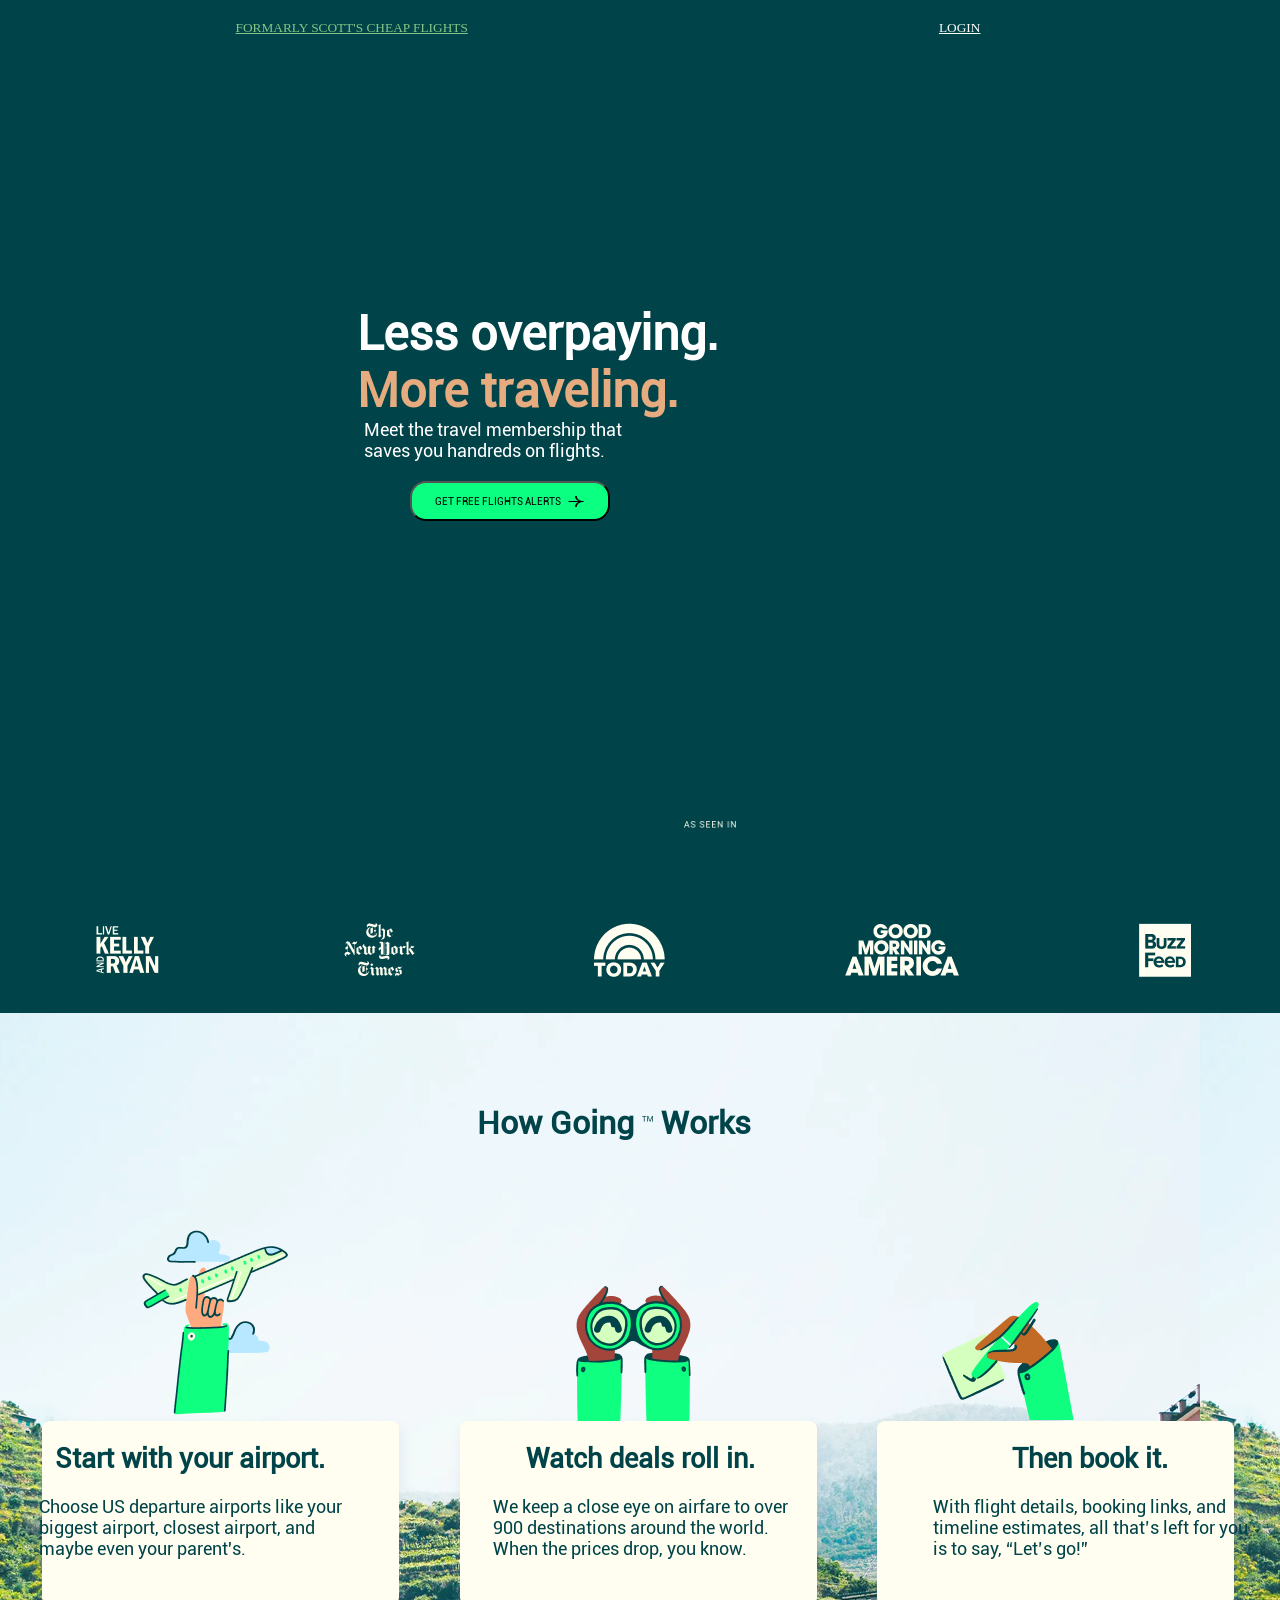
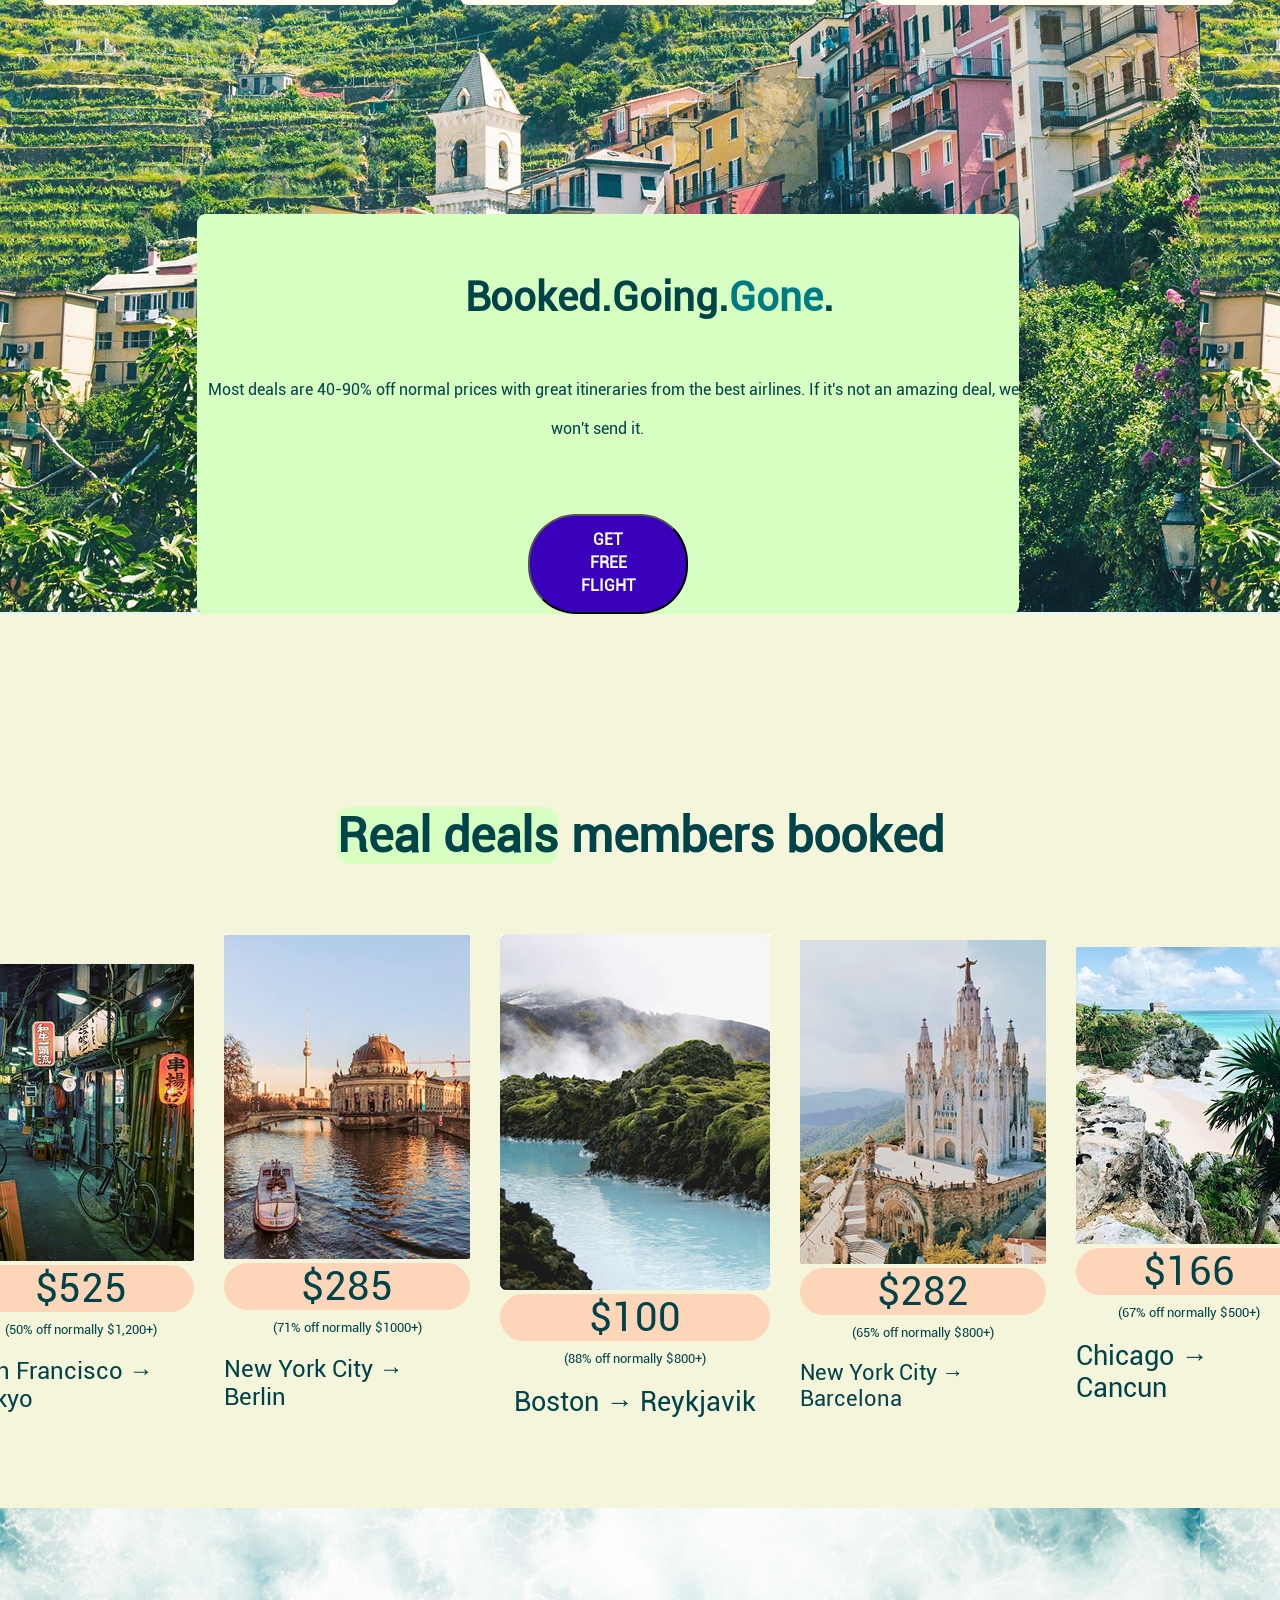
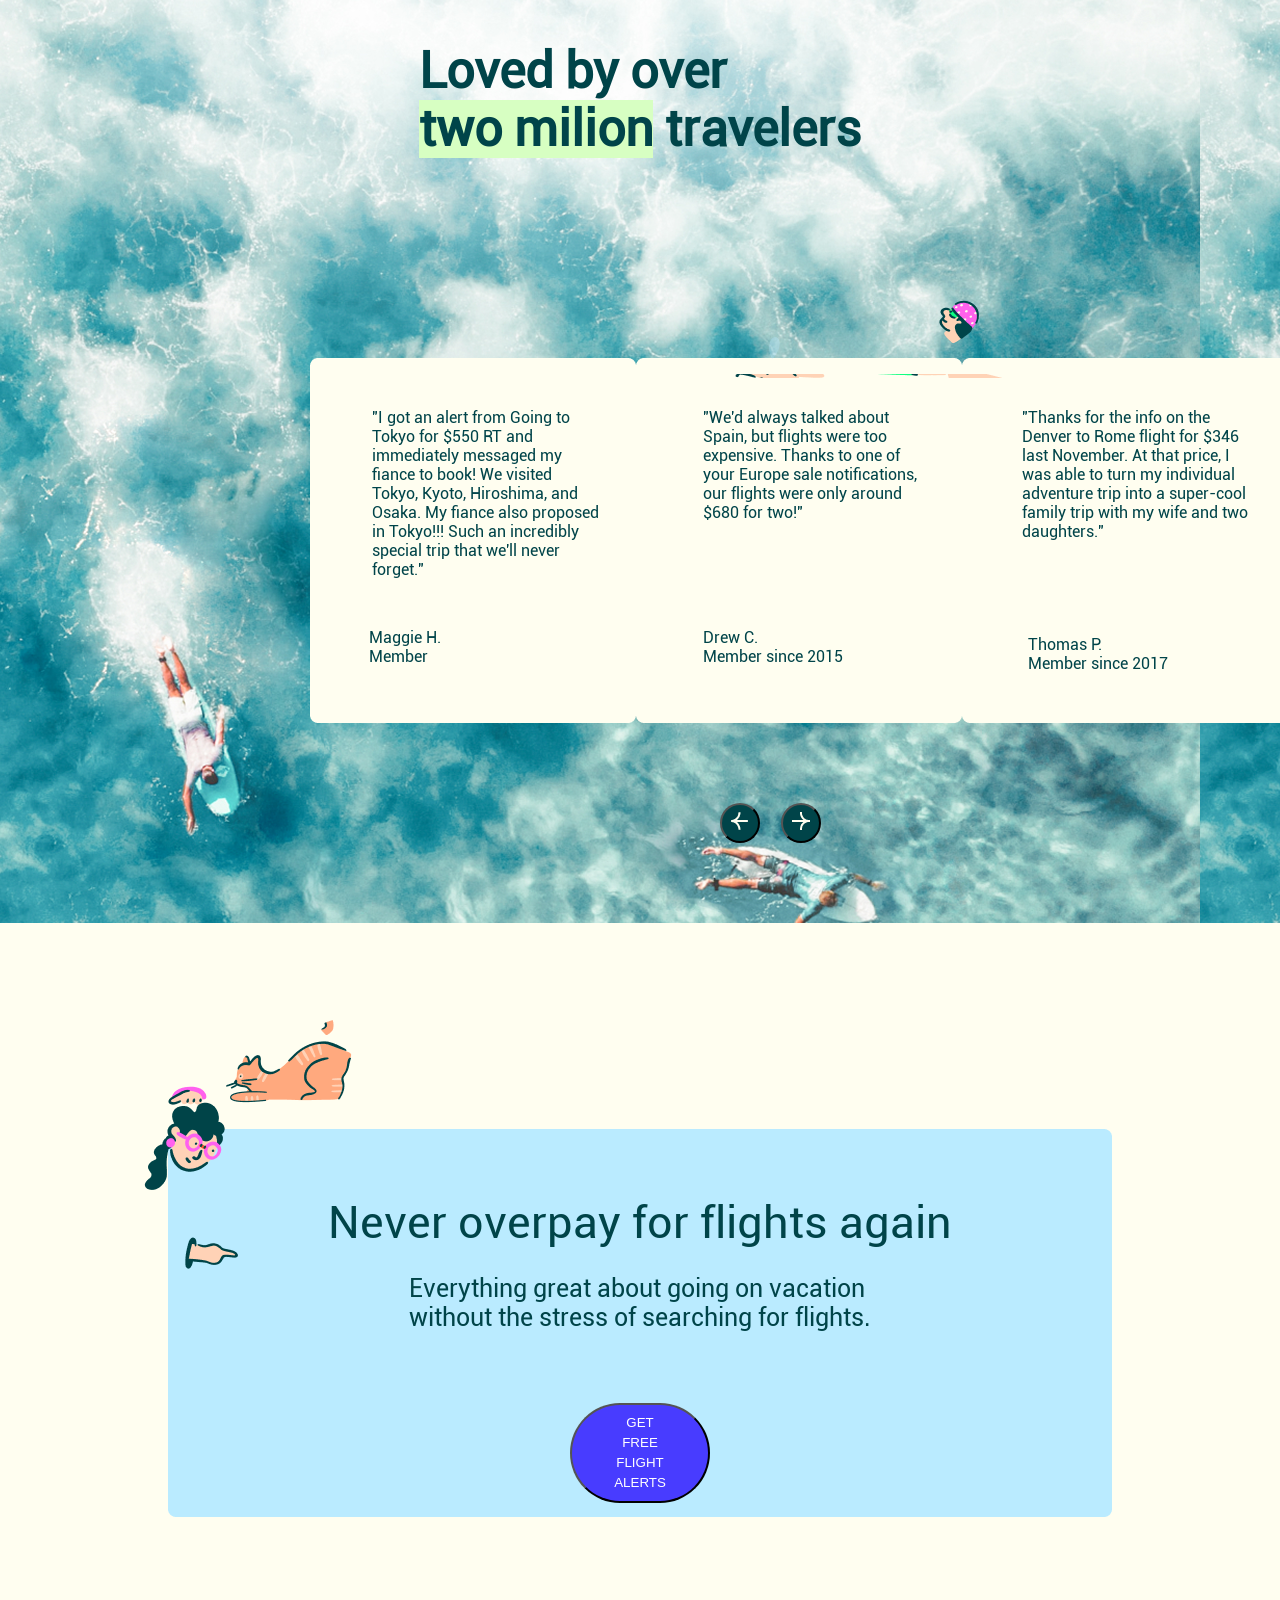
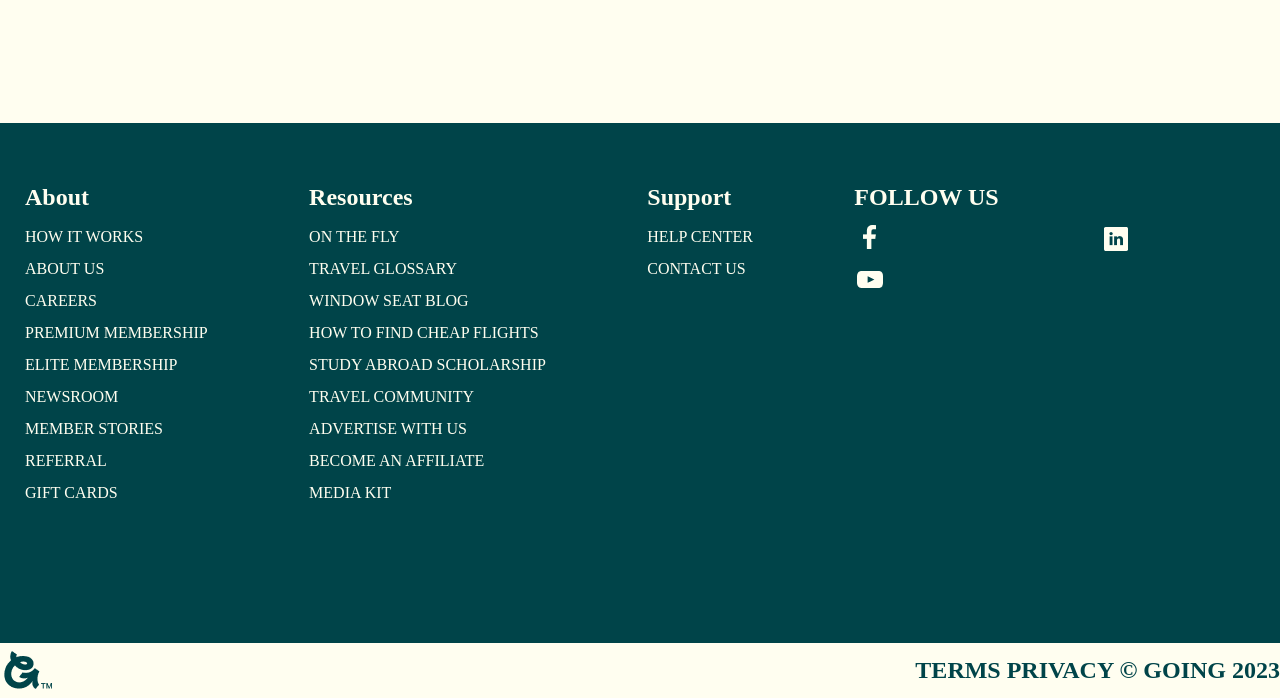
<file: sitic-for-bebebe-main/index.html>
<!DOCTYPE html>
<html lang="en">
    <link rel="stylesheet" href="style.css">
<head>
    <meta charset="UTF-8">
    <meta name="viewport" content="width=device-width, initial-scale=1.0">
    <title>sitic</title>
</head>
<body>
    <header>
        <nav>
            <ul>
                <il><a class="text1" href="">FORMARLY SCOTT'S CHEAP FLIGHTS</a></il>
                <il><a class="text2" href="">LOGIN</a></il>
            </ul>
        </nav>
        <div class="text_1">
            <h1>
                Less overpaying.
            </h1>
        </div>
        <div class="text_2">
            <h1>
                More traveling.
            </h1>
        </div>
        <p class="text_3">
            Meet the travel membership that<br>
            saves you handreds on flights.
        </p>
        <button class="text_4">
                GET FREE FLIGHTS ALERTS <img class="chern" src="foto/chern strelka.png" alt="">
        </button>
        <div class="ass">
            <img class="ass" src="foto/ass.png" alt="">
        </div>
        <div class="foto">
            <img src="foto/gosling.png" alt=""> 
            <img src="foto/grow street.png" alt="">
            <img src="foto/Today.png" alt="">
            <img src="foto/usa.png" alt="">
            <img src="foto/buzzlighter.png" alt="">
        </div>
    </header>
    <main>
        <section1 class="gora">
            <div class="gora_back">
                <div class="pashalka">
                    <h1>How Going <img class="tm" src="foto/tm.png" alt=""> Works</h1>
                </div>
                <div class="verh">
                    <img class="bashny" src="foto/11.09.png" alt="">
                    <img class="glaz" src="foto/glaza.png" alt="">
                    <img class="kist" src="foto/kist.png" alt="">
                </div>
                <div class="all">
                    <p1><h2>Start with your airport.</h2><br>
                        Choose US departure airports like your<br>
                        biggest airport, closest airport, and<br>
                        maybe even your parent's.
                    </p1>
                    <h7><h2>Watch deals roll in.</h2><br>
                        We keep a close eye on airfare to over<br>
                        900 destinations around the world.<br>
                        When the prices drop, you know.
                    </h7>
                    <h8><h2>Then book it.</h2><br>
                        With flight details, booking links, and<br>
                        timeline estimates, all that’s left for you<br>
                        is to say, “Let’s go!”
                    </h8>
                    <img src="foto/бель.png" alt="">
                    <img src="foto/бель.png" alt="">
                    <img src="foto/бель.png" alt="">
                </div>
                <div class="book">
                    <h1>Booked.Going.<p3>Gone</p3>.</h1>
                    <p>Most deals are 40-90% off normal prices with great itineraries from the best airlines. If it's not an amazing deal, we<br>
                        <p9>won't send it.</p9>
                    </p>
                    <button class="fiol"><h3>GET<br>
                        FREE<br>
                        FLIGHT</h3>
                    </button>
                    <img src="foto/зелень.png" alt="">
                </div>
            </div>
        </section1>
       <section class="travel">
            <div class="text">
                <h1>Real deals</h1>
                <h2>members booked</h2>
            </div>
            <div class="Kartochki">
                <div class="Kard1">
                    <img src="foto/bicucle.png">
                    <p class="price">$525</p>
                    <p class="info">(50% off normally $1,200+)</p>
                    <p class="route">San Francisco → Tokyo</p>
                </div>
                <div class="Kard2">
                   <img src="foto/kaliningrad.png">
                   <p class="price">$285</p>
                   <p class="info">(71% off normally $1000+)</p>
                   <p class="route">New York City → Berlin</p>
                </div>
                <div class="Kard3">
                    <img src="foto/rechka.png">
                    <p class="price">$100</p>
                    <p class="info">(88% off normally $800+)</p>
                    <p class="route">Boston → Reykjavik</p>
                </div>
                <div class="Kard4">
                    <img src="foto/Замок.png">
                    <p class="price">$282</p>
                    <p class="info">(65% off normally $800+)</p>
                    <p class="route">New York City → Barcelona</p>
                </div>
                <div class="Kard5">
                    <img src="foto/beach.png">
                    <p class="price">$166</p>
                    <p class="info">(67% off normally $500+)</p>
                    <p class="route">Chicago → Cancun</p>
                </div>
            </div>
        </section>
        <section3 class="gore">
            <div class="gore_container">
                <div class="top">
                    <h1>Loved by over<br>
                        <a1>two milion</a1> travelers
                    </h1>
                </div>
                <div class="golova">
                    <img src="foto/golovka.png" alt="">
                </div>
                <div class="potok">
                    <div class="tutu">
                        <p1>"I got an alert from Going to<br>
                            Tokyo for $550 RT and<br>
                            immediately messaged my<br>
                            fiance to book! We visited<br>
                            Tokyo, Kyoto, Hiroshima, and<br>
                            Osaka. My fiance also proposed<br>
                            in Tokyo!!! Such an incredibly<br>
                            special trip that we'll never<br>
                            forget."<br>
                            <a1>Maggie H.<br>
                                Member
                            </a1>
                        </p1>
                        <p2>"We'd always talked about<br>
                            Spain, but flights were too<br>
                            expensive. Thanks to one of<br>
                            your Europe sale notifications,<br>
                            our flights were only around<br>
                            $680 for two!"<br>
                            <a2>Drew C.<br>
                                Member since 2015
                            </a2>
                        </p2>
                        <p3>"Thanks for the info on the<br>
                            Denver to Rome flight for $346<br>
                            last November. At that price, I<br>
                            was able to turn my individual<br>
                            adventure trip into a super-cool<br>
                            family trip with my wife and two<br>
                            daughters."<br>
                            <a3>Thomas P.<br>
                                Member since 2017
                            </a3>
                        </p3>
                    </div>
                    <img src="foto/бель квадрат.png" alt="">
                    <img src="foto/бель квадрат.png" alt="">
                    <img src="foto/бель квадрат.png" alt=""> 
                </div>
                <div class="knopka">
                    <button class="knopka1">
                        <img src="foto/metla.png" alt="">
                    </button>
                    <button class="knopka2">
                        <img src="foto/metla2.png" alt="">
                    </button>
                </div>
            </div>
        </section3>
        <section4 class="cat">
            <div class="cat_con">
                <div class="never">
                    <p1>Never overpay for flights again</p1>
                    <p2>Everything great about going on vacation<br>
                        without the stress of searching for flights.</p2>
                        <button>GET<br>
                            FREE<br>
                            FLIGHT<br>
                            ALERTS
                        </button>
                </div>
                <div class="kisa">
                    <img class="kiska" src="foto/kisa.png" alt="">
                    <img class="gargar" src="foto/бирюзовый .png" alt="">
                </div>
            </div>
        </section4>
    </main>
    <footer>
        <div class="shopa">
            <div class="shopa_container">
                <div class="Aboudna">
                    <h2>About</h2>
                    <p1>HOW IT WORKS<br></p1> 
                    <p2>ABOUT US<br></p2>
                    <p3>CAREERS<br></p3>
                    <p4>PREMIUM MEMBERSHIP<br></p4>
                    <p5>ELITE MEMBERSHIP<br></p5> 
                    <p6>NEWSROOM<br></p6> 
                    <p7>MEMBER STORIES<br></p7> 
                    <p8>REFERRAL<br></p8> 
                    <p9>GIFT CARDS<br></p9>
                </div>
                <div class="Repo">
                    <h2>Resources</h2>
                    <p1>ON THE FLY<br></p1> 
                    <p2>TRAVEL GLOSSARY<br></p2> 
                    <p3>WINDOW SEAT BLOG<br></p3> 
                    <p4>HOW TO FIND CHEAP FLIGHTS<br></p4>
                    <p5>STUDY ABROAD SCHOLARSHIP<br></p5> 
                    <p6>TRAVEL COMMUNITY<br></p6> 
                    <p7>ADVERTISE WITH US<br></p7> 
                    <p8>BECOME AN AFFILIATE<br></p8> 
                    <p9>MEDIA KIT<br></p9>
                </div>
                <div class="sup">
                    <h2>Support</h2>
                    <p1>HELP CENTER<br></p1> 
                    <p2>CONTACT US<br></p2>
                </div>
                <div class="us">
                    <h2>FOLLOW US</h2>
                    <img src="foto/govno.png" alt=""><br>
                    <img src="foto/юпуп.png" alt="">
                </div>
                <div class="in">
                    <img src="foto/in.png" alt="">
                </div>
            </div>
        </div>
        <div class="ziga">
            <img src="foto/ziga.png" alt="">
            <h2>TERMS PRIVACY © GOING 2023</h2>
        </div>
    </footer>
</body>
</html>
</file>
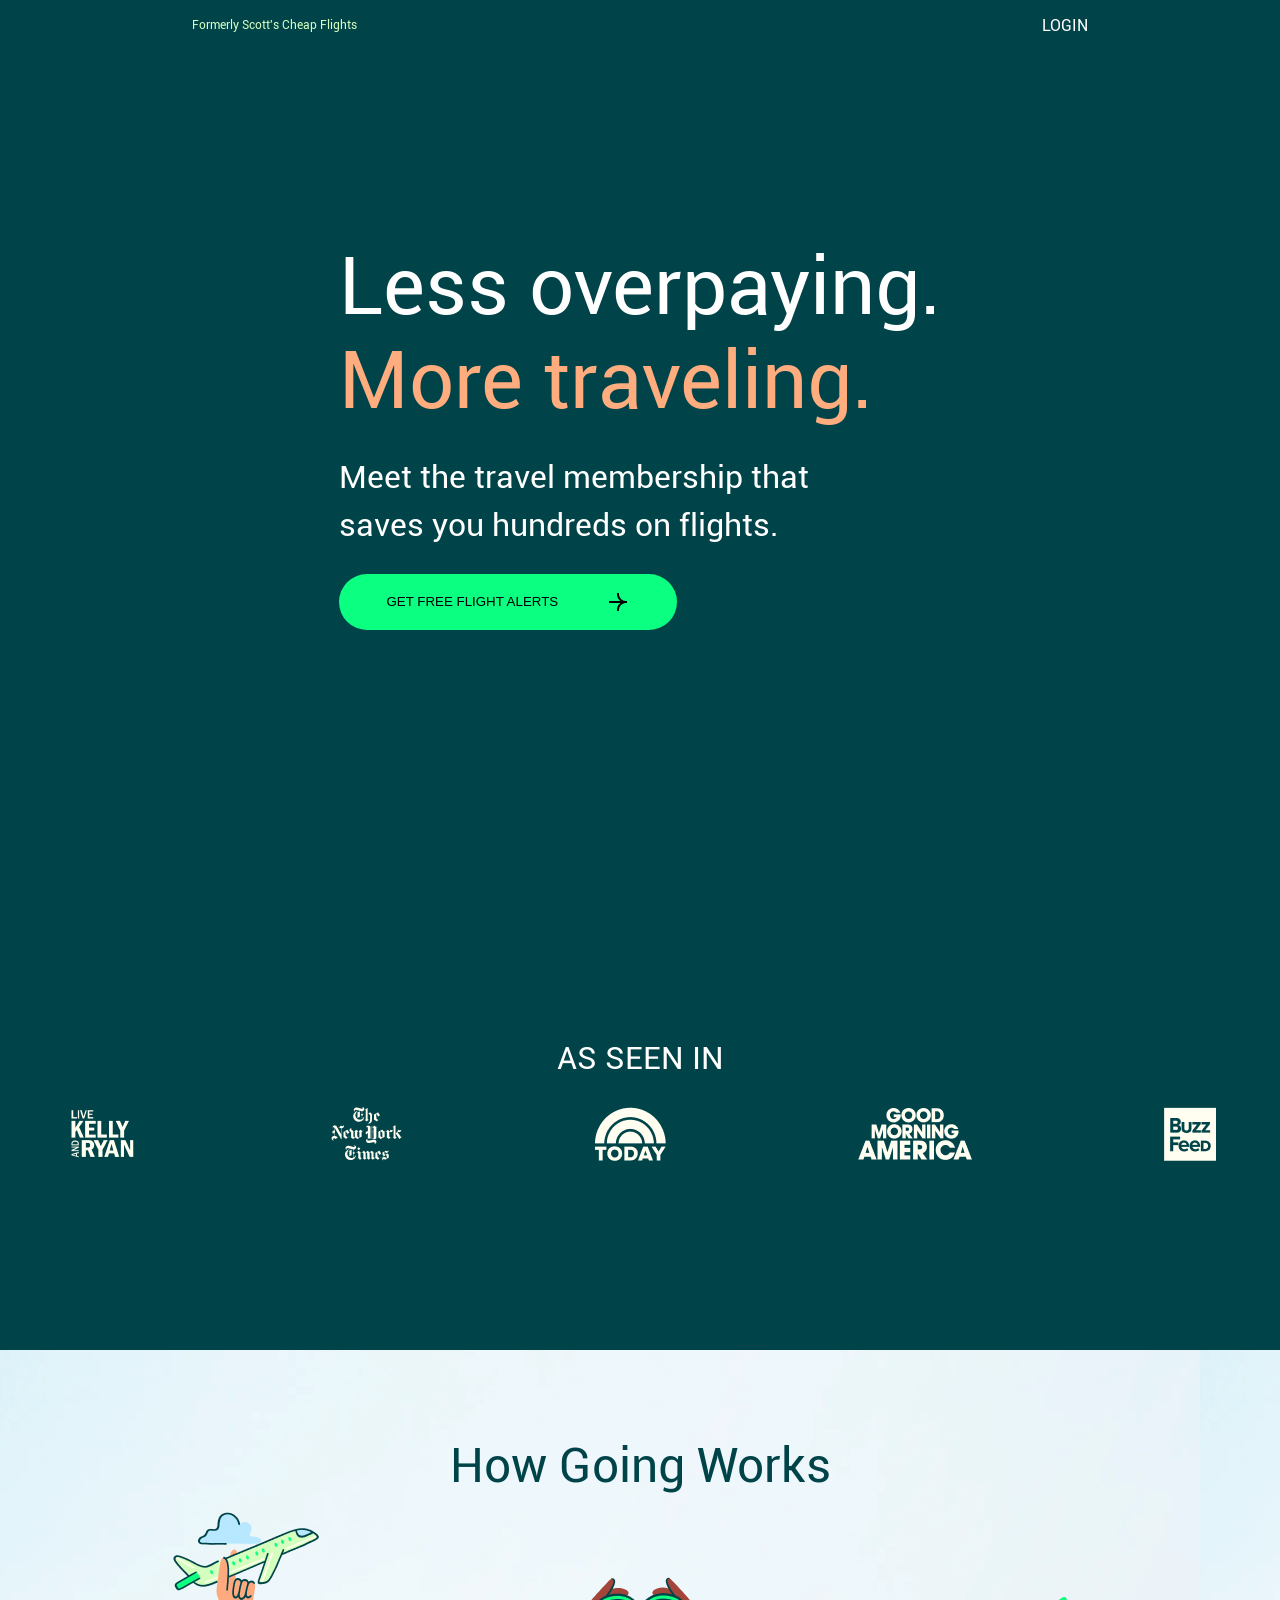
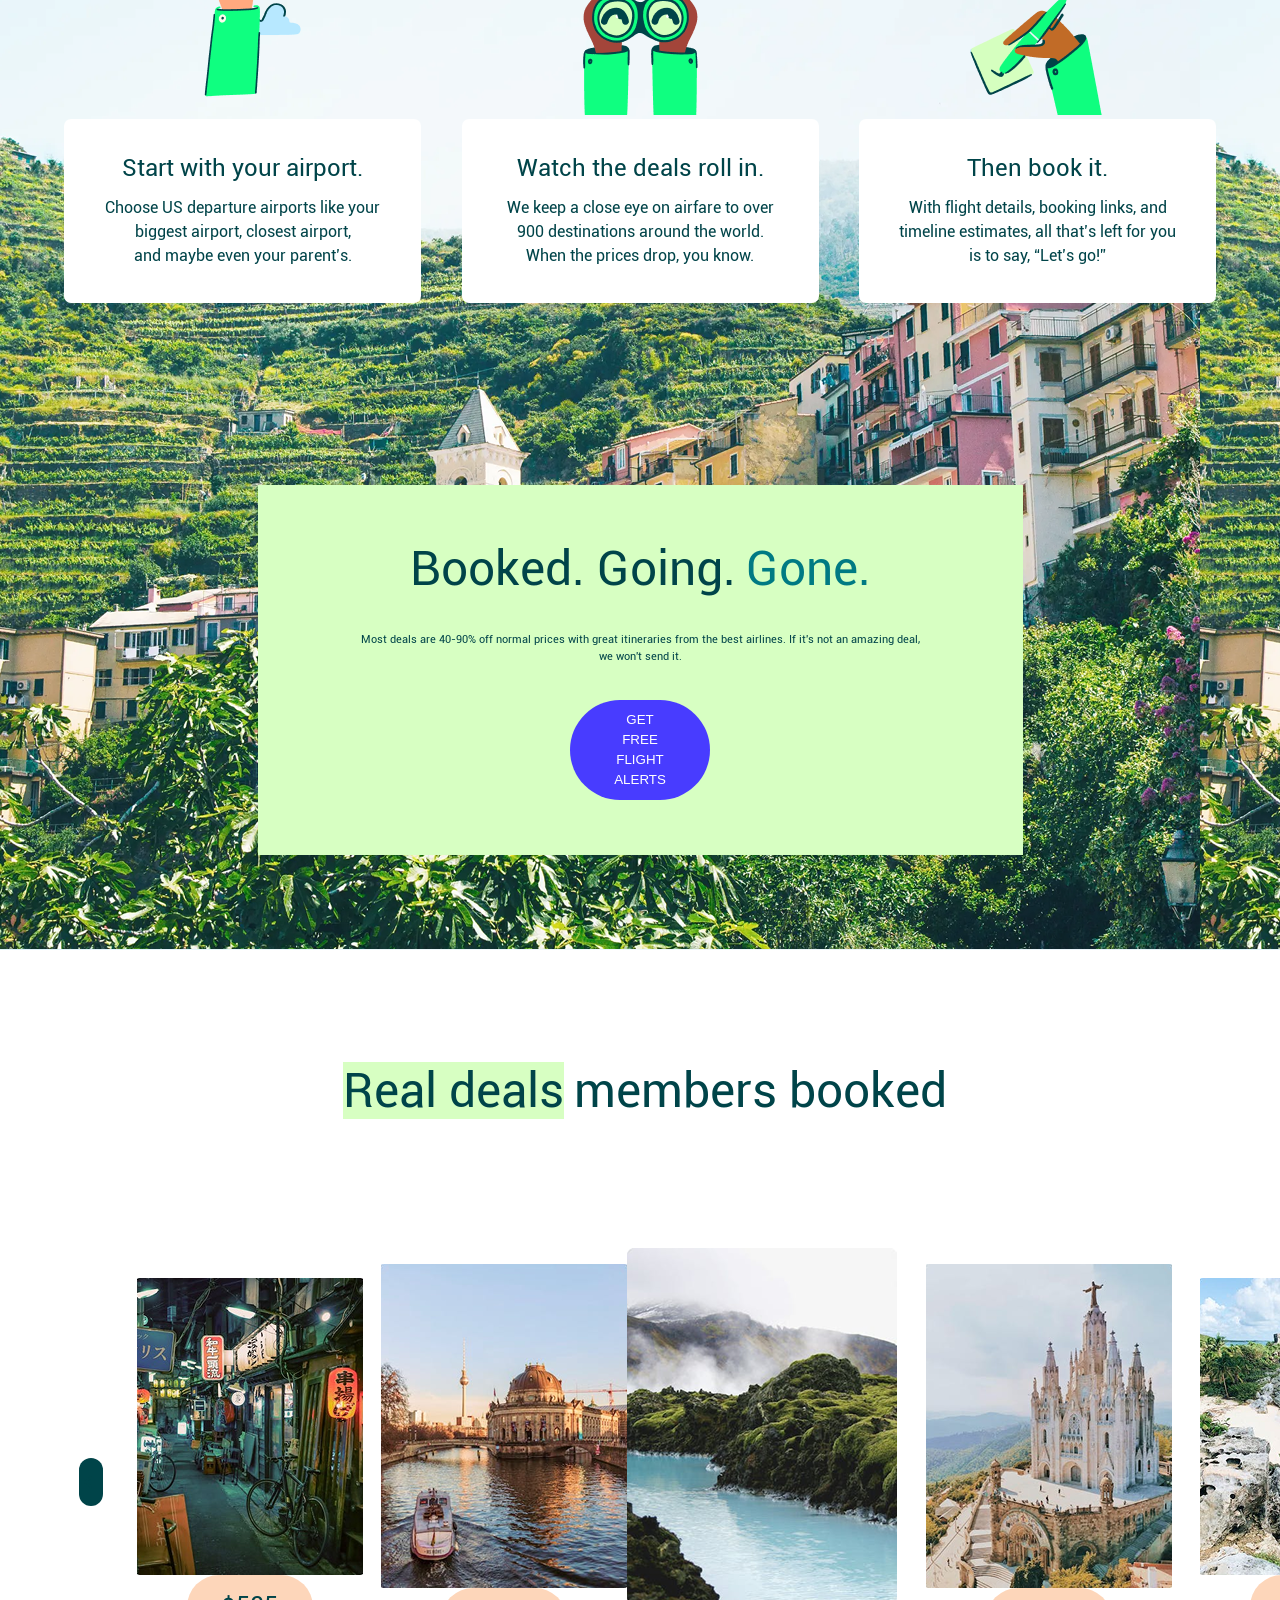
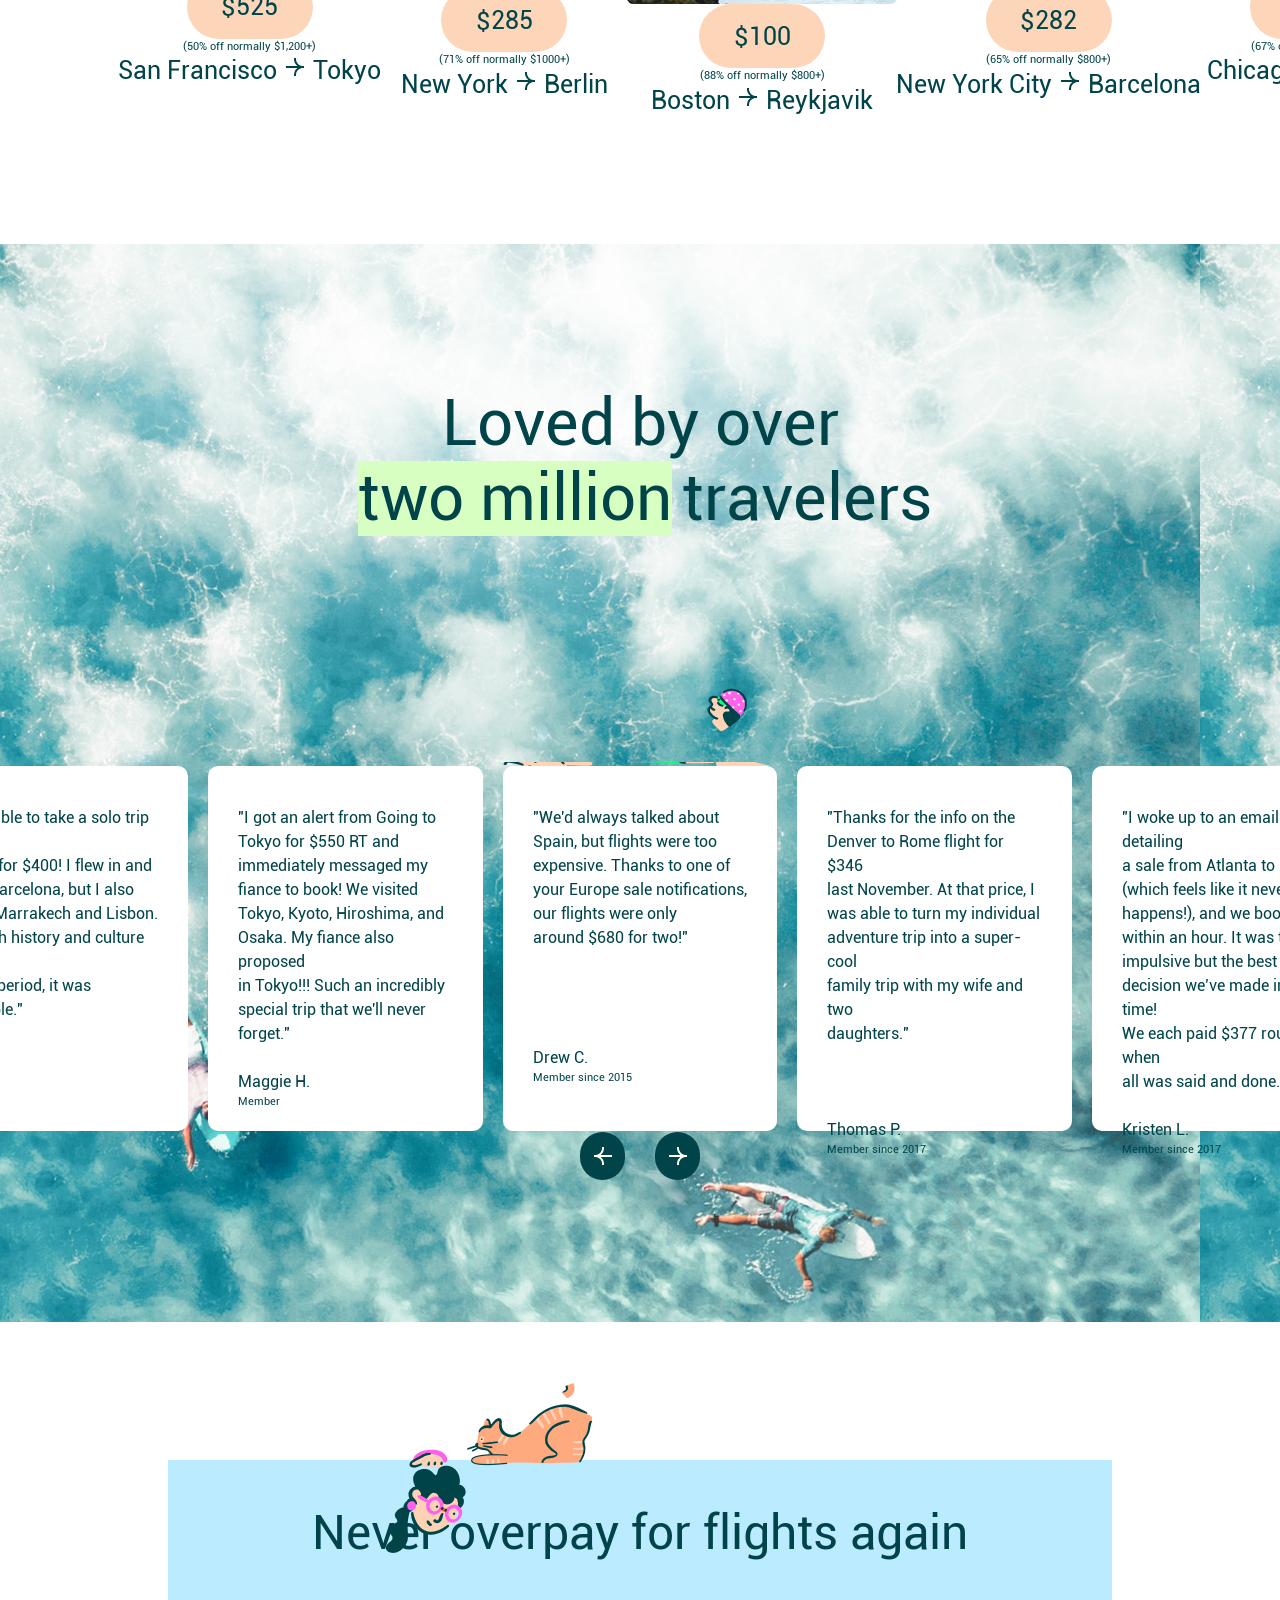
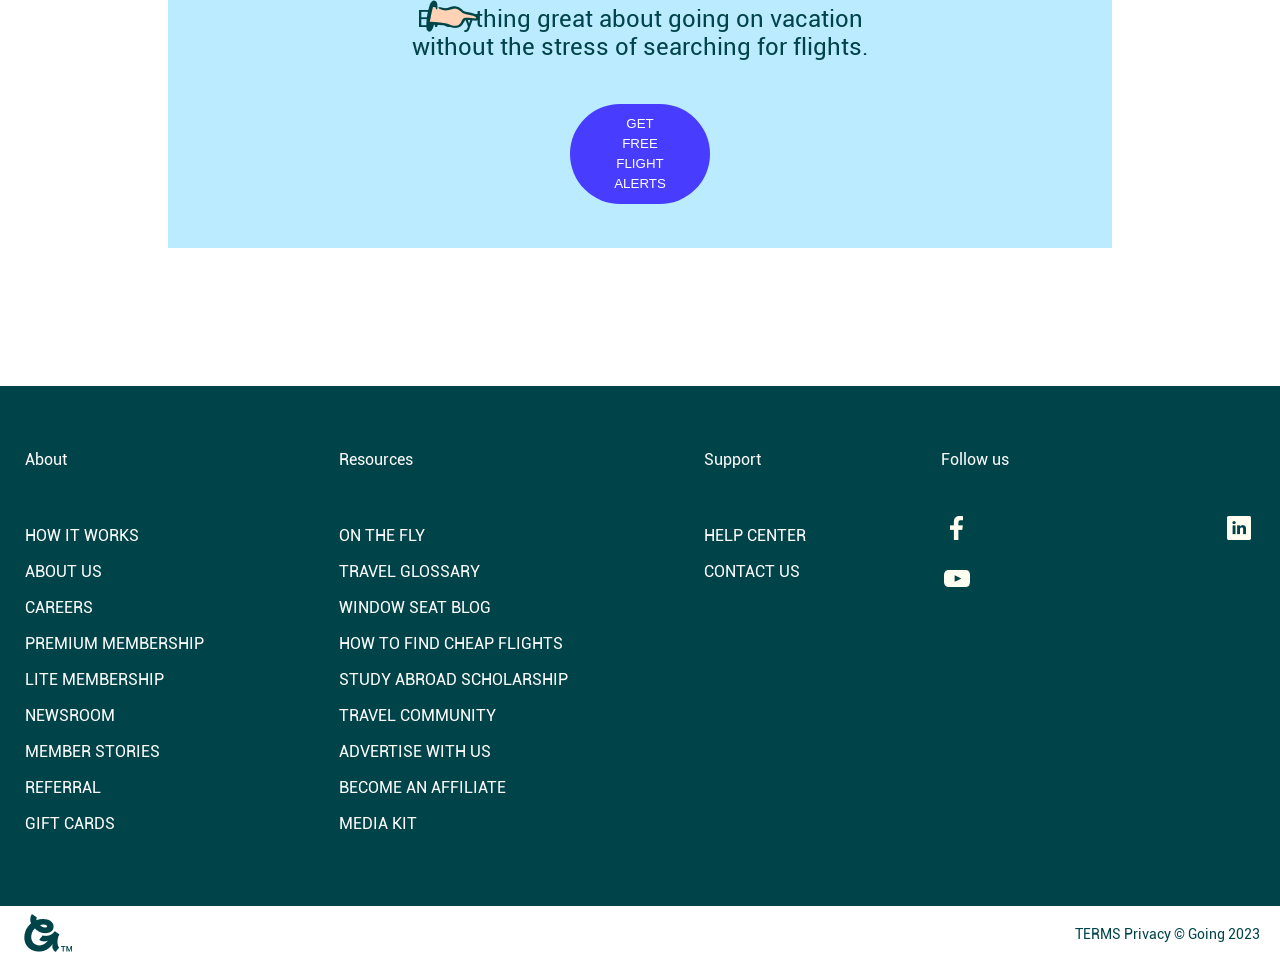
<file: adaptive-main/adaptive/index.html>
<!DOCTYPE html>
<html lang="en">
<head>
    <meta charset="UTF-8">
    <meta name="viewport" content="width=device-width, initial-scale=1.0">
    <title>Document</title>
    <link rel="stylesheet" href="style.css">
</head>
<body>
    <header>
        <nav>
            <p>Formerly Scott's Cheap Flights</p>
            <a href="">LOGIN</a>
        </nav>
    </header>
    <main>
    <section class = "nachalo">
        <div>
            <h1>Less overpaying.<br>
            More traveling.</h1>
            <p>
                Meet the travel membership that<br>
                saves you hundreds on flights.
            </p>
            <button>
                GET FREE FLIGHT ALERTS <img src="foto/chern strelka.png" alt="">
            </button>
        </div>
       <div class = "niz">
        <p>AS SEEN IN</p>
        <div class = "foto">
            <img src="foto/gosling.png" alt="">
            <img src="foto/grow street.png" alt="">
            <img src="foto/Today.png" alt="">
            <img src="foto/usa.png" alt=""> 
            <img src="foto/buzzlighter.png" alt="">
        </div>
        </div>
    </section>
    <section class = "bambam">
        <div class = "above">
            <h1>How Going Works</h1>
            <div class = "verh">
                <div class = "one">
                    <img src="foto/11.09.png" alt="">
                    <div class = "text">
                        <h2>Start with your airport.</h2>
                        <p>Choose US departure airports like your <br>
                           biggest airport, closest airport, <br>
                           and maybe even your parent’s.</p>
                    </div>
                </div>
                <div class = "one">
                    <img src="foto/glaza.png" alt="">
                    <div class = "text">
                        <h2>Watch the deals roll in.</h2>
                        <p>We keep a close eye on airfare to over <br>
                           900 destinations around the world. <br>
                           When the prices drop, you know.</p>
                    </div>
                </div>
                <div class = "one">
                    <img src="foto/kist.png" alt="">
                    <div class = "text">
                        <h2>Then book it.</h2>
                        <p>With flight details, booking links, and <br>
                           timeline estimates, all that’s left for you <br>
                           is to say, “Let’s go!”</p>
                    </div>
                </div>
            </div>
        </div>
        <div class = "booked">
            <div class="h1_gone">
            <h1>Booked. Going.</h1> <h1 class = "gone">Gone.</h1>
            </div>
            <p class = "p1">
                Most deals are 40-90% off normal prices with great itineraries from the best airlines. If it's not an amazing deal, <br>
                we won't send it.
            </p>
            <button>
                GET <br> FREE <br> FLIGHT <br> ALERTS
            </button>
        </div>
    </section>
    <section class = "travels">
        <div><h1><span>Real deals</span>members booked</h1></div>
        <div class = primer>
            <button><img src="foto/zelen metla.png" alt="" class = "mir"></button>
            <div class = "i2">
                <img src="foto/bicucle.png" alt="" class = "s3_e">
                <h2 class = "price">$525</h2>
                <p class = "p1">(50% off normally $1,200+)</p>
                <h2>San Francisco <img src="foto/zelen metla.png" alt=""> Tokyo</h2>
            </div>
             <div class = "i">
                <img src="foto/kaliningrad.png" alt="" class = "s3_s">
                <h2 class = "price">$285</h2>
                <p class = "p1">(71% off normally $1000+)</p>
                <h2>New York <img src="foto/zelen metla.png" alt=""> Berlin</h2>
            </div>
             <div class = "ic">
                <img src="foto/rechka.png" alt="" class = "s3_c">
                <h2 class = "price">$100</h2>
                <p class = "p1">(88% off normally $800+)</p>
                <h2>Boston <img src="foto/zelen metla.png" alt=""> Reykjavik</h2>
            </div>
             <div class = "i">
                <img src="foto/Замок.png" alt="" class = "s3_s">
                <h2 class = "price">$282</h2>
                <p class = "p1">(65% off normally $800+)</p>
                <h2>New York City <img src="foto/zelen metla.png" alt=""> Barcelona</h2>
            </div>
             <div class = "i2">
                <img src="foto/beach.png" alt="" class = "s3_e">
                <h2 class = "price">$166</h2>
                <p class = "p1">(67% off normally $500+)</p>
                <h2>Chicago <img src="foto/zelen metla.png" alt=""> Cancun</h2>
            </div>
         <button><img src="foto/metla2.png" alt=""></button>
        </div>
    </section>
    <section class = "dofigatxt">
        <div class = "zagolovok"><h1>Loved by over <br><span>two million</span>travelers</h1></div>
        <img src="foto/golovka.png" alt="">
        <div class = "blok">
            <div class = "del">
                <p>"I was able to take a solo trip to <br>
                     Europe for $400! I flew in and <br>
                     out of Barcelona, but I also <br>
                     visited Marrakech and Lisbon. <br>
                     So much history and culture in a <br>
                     2 week period, it was incredible."</p>
            </div>
             <div>
                <p>"I got an alert from Going to <br>
                     Tokyo for $550 RT and <br>
                      immediately messaged my <br>
                      fiance to book! We visited <br>
                      Tokyo, Kyoto, Hiroshima, and <br>
                      Osaka. My fiance also proposed <br>
                      in Tokyo!!! Such an incredibly <br>
                      special trip that we'll never <br>
                      forget." <br> <br></p>
                <p>Maggie H.</p>
                <p class = "p1">Member</p>
            </div>
             <div>
                <p>"We'd always talked about <br>
                    Spain, but flights were too <br>
                    expensive. Thanks to one of <br>
                    your Europe sale notifications, <br>
                    our flights were only <br>
                    around $680 for two!" <br><br><br><br><br></p>
                <p>Drew C.</p>
                <p class = "p1">Member since 2015</p>
            </div>
             <div>
                <p>"Thanks for the info on the <br>
                    Denver to Rome flight for $346 <br>
                    last November. At that price, I <br>
                    was able to turn my individual <br>
                    adventure trip into a super-cool <br>
                    family trip with my wife and two <br>
                    daughters." <br><br><br><br></p>
                <p>Thomas P.</p>
                <p class = "p1">Member since 2017</p>
            </div>
             <div class = "del">
                <p>"I woke up to an email detailing <br>
                    a sale from Atlanta to Hawaii <br>
                    (which feels like it never <br>
                    happens!), and we booked <br>
                    within an hour. It was totally <br> 
                    impulsive but the best <br>
                    decision we’ve made in a long time!<br> 
                    We each paid $377 roundtrip when <br>
                    all was said and done." <br><br></p>
                <p>Kristen L.</p>
                <p class = "p1">Member since 2017</p>
            </div>
        </div>
        <div class = "s4_button">
            <button><img src="foto/metla2.png" alt="" class = "b1"></button>
            <button><img src="foto/metla2.png" alt=""></button>
        </div>
    </section>
    <section class = "kiska">
        <div class = "kisa">
            <img src="foto/kisa.png" alt="">
        </div>
        <div class = "never">
            <h1>Never overpay for flights again</h1>    
            <h2>
                Everything great about going on vacation <br>
                without the stress of searching for flights.
            </h2>
            <button>
                GET<br>FREE<br>FLIGHT<br>ALERTS
            </button>
        </div>
    </section>
    <footer>
        <div class = "last">
            <ul>
                <li class = "o"><p>About</p></li>
                <li><p>HOW IT WORKS</p></li>
                <li><p>ABOUT US</p></li>
                <li><p>CAREERS</p></li>
                <li><p>PREMIUM MEMBERSHIP</p></li>
                <li><p>LITE MEMBERSHIP</p></li>
                <li><p>NEWSROOM</p></li>
                <li><p>MEMBER STORIES</p></li>
                <li><p>REFERRAL</p></li>
                <li><p>GIFT CARDS</p></li>
            </ul>
            <ul>
                <li class = "o"><p>Resources</p></li>
                <li><p>ON THE FLY</p></li>
                <li><p>TRAVEL GLOSSARY</p></li>
                <li><p>WINDOW SEAT BLOG</p></li>
                <li><p>HOW TO FIND CHEAP FLIGHTS</p></li>
                <li><p>STUDY ABROAD SCHOLARSHIP</p></li>
                <li><p>TRAVEL COMMUNITY</p></li>
                <li><p>ADVERTISE WITH US</p></li>
                <li><p>BECOME AN AFFILIATE</p></li>
                <li><p>MEDIA KIT</p></li>
            </ul>
            <ul>
                <li class = "o"><p>Support</p></li>
                <li><p>HELP CENTER</p></li>
                <li><p>CONTACT US</p></li>
            </ul>
            <ul>
                <li class = "o"><p>Follow us</p></li>
                <li><img src="foto/govno.png" alt=""><img src="foto/in.png" alt="" class = "e"></li>
                <li><img src="foto/юпуп.png" alt=""></li>
            </ul>
            
        </div>
        <div class = "conec">
            <img src="foto/ziga.png" alt="">
            <h2>TERMS  Privacy  © Going 2023</h2>
        </div>
    </footer>
    </main>
</body>
</html>
</file>
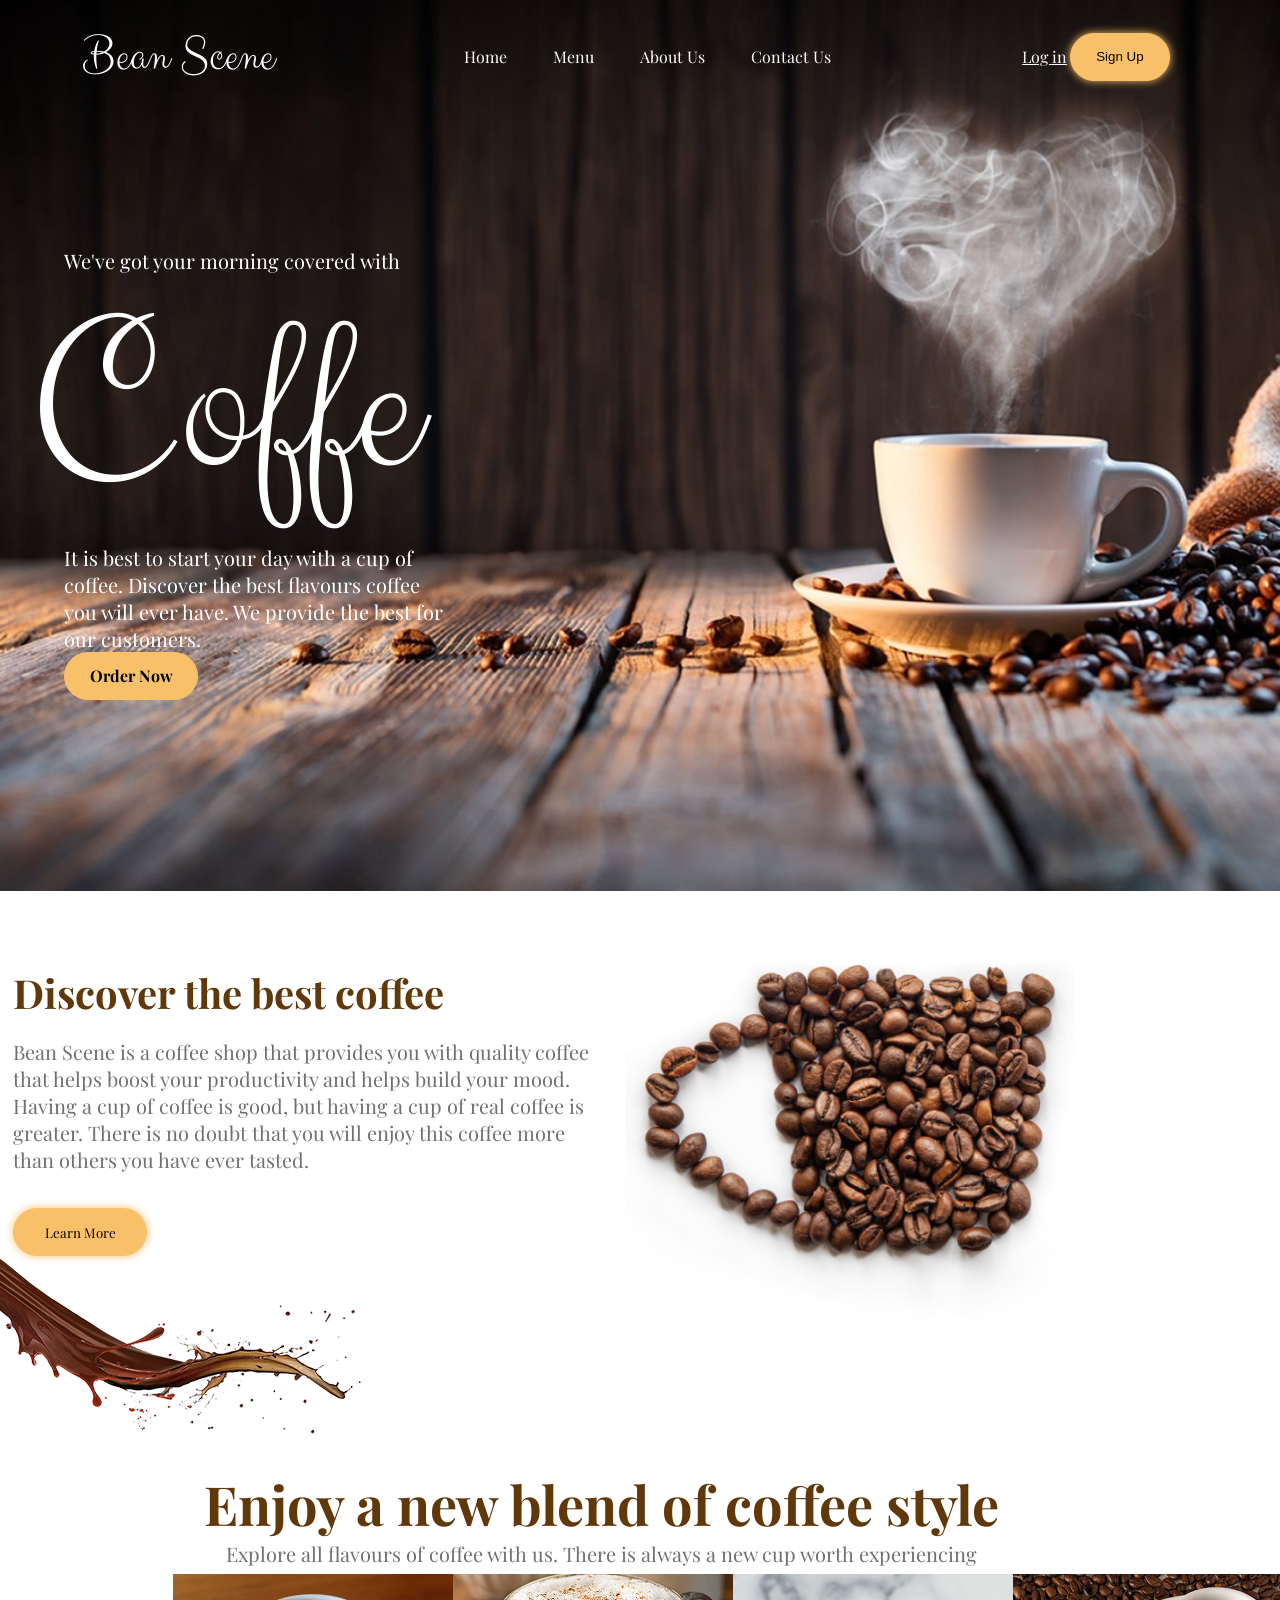
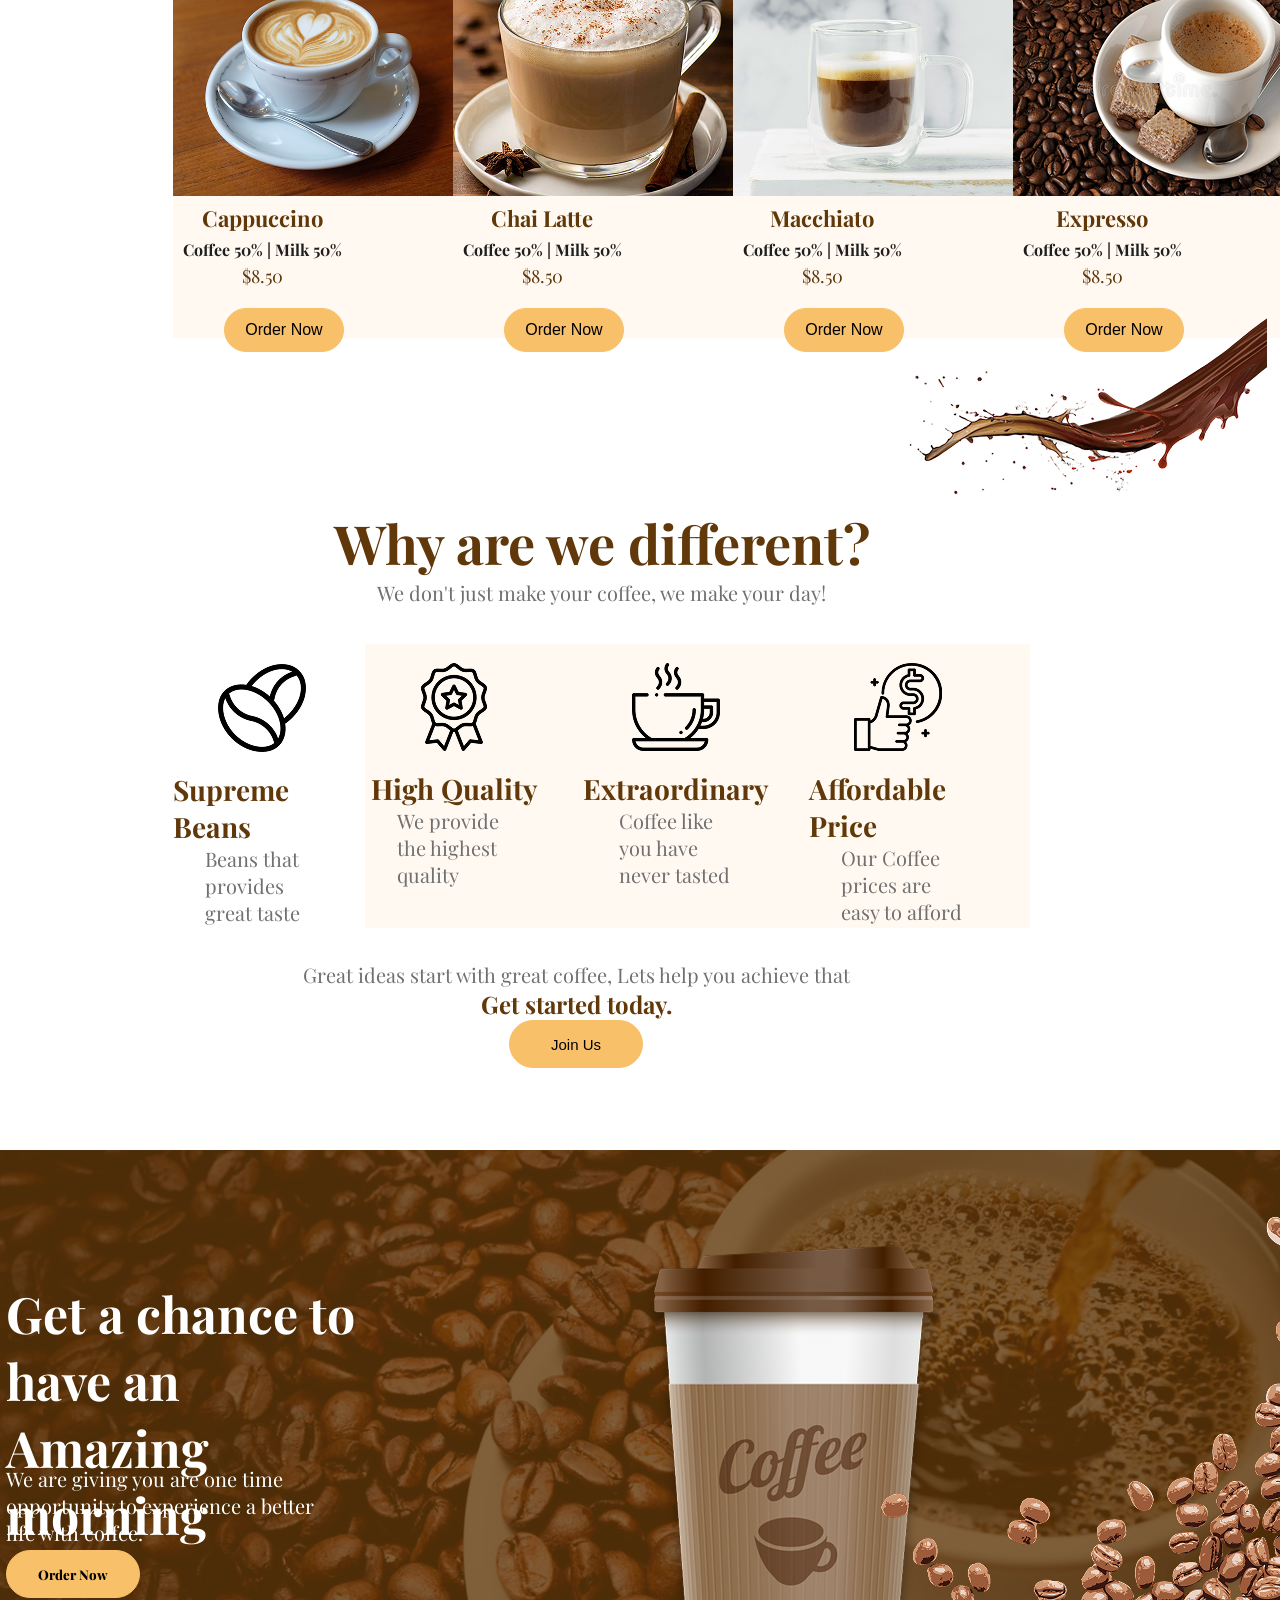
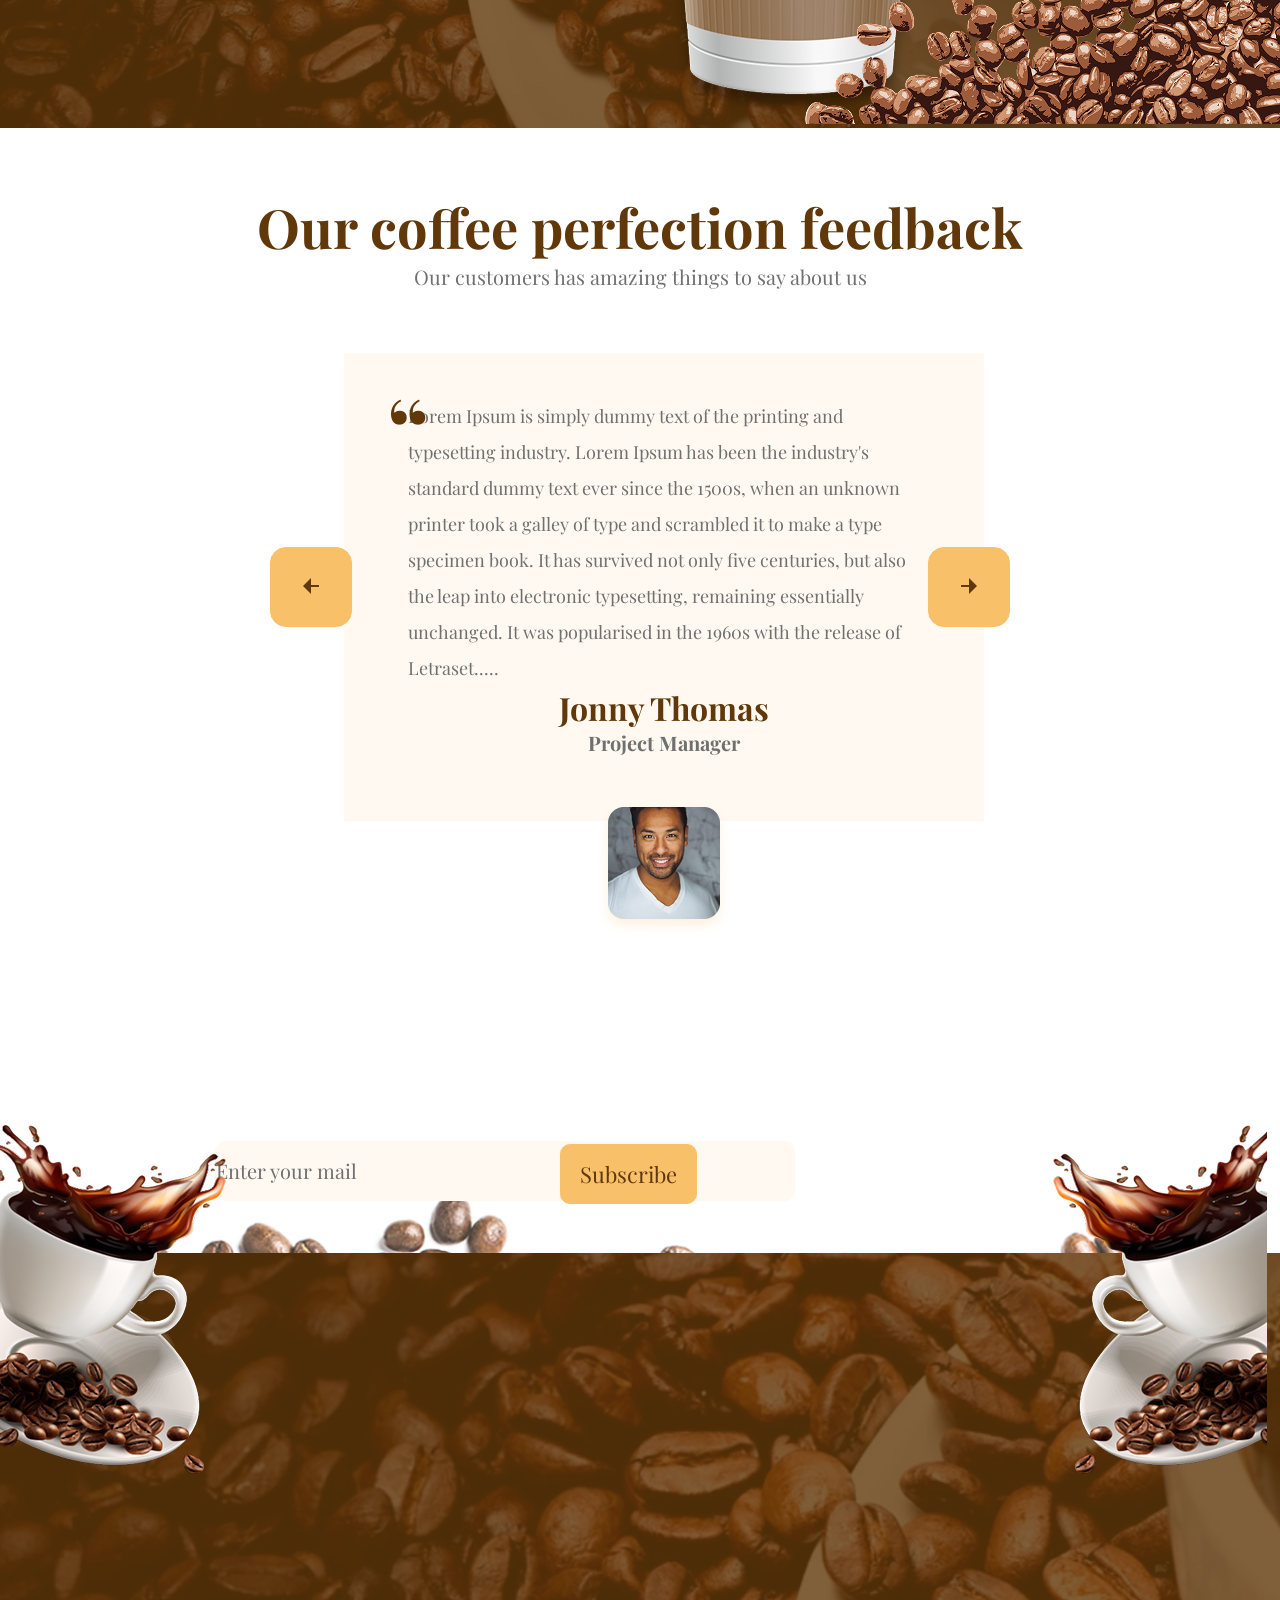
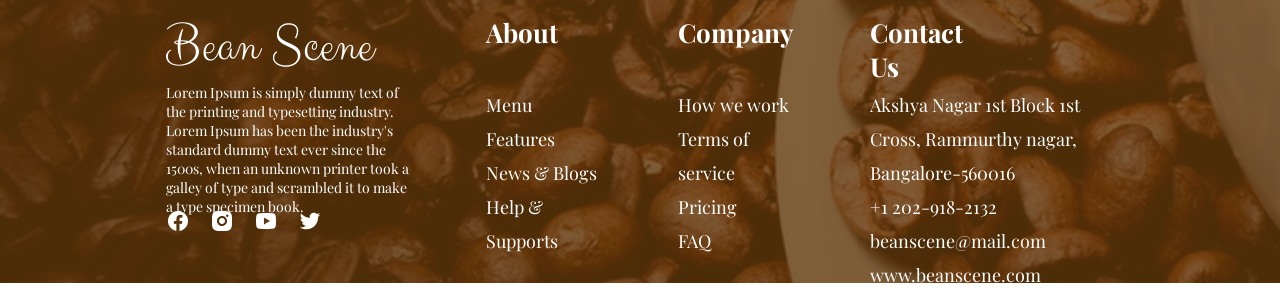
<file: coffee-main/coffee/index.html>
<!DOCTYPE html>
<html lang="en">
<head>
    <meta charset="UTF-8">
    <meta name="viewport" content="width=device-width, initial-scale=1.0">
    <title>Document</title>
    <link rel="stylesheet" href="style.css">
</head>
<body>
    <section class="menu">
        <header>
            <nav>
                <p class="krasivo">Bean Scene</p>
                <ul>
                    <li><a href="">Home</a></li>
                    <li><a href="">Menu</a></li>
                    <li><a href="">About Us</a></li>
                    <li><a href="">Contact Us</a></li>
                </ul>
                <div class="inup">
                    <a href="" class="inl">Log in</a>
                    <button>Sign Up</button>
                </div>
            </nav>
            <div class="left">
                <div class="weve">
                    <p>We've got your morning covered with</p>
                    <h1>Coffe</h1>
                    <p class="best">It is best to start your day with a cup of coffee. Discover the best flavours coffee you will ever have. We provide the best
                        for our customers.
                    </p>
                    <button>Order Now</button>
                </div>
            </div>
        </header>
    </section>

    <main>
        <section class="bestcof">
            <div class="osn">
                <div class="beancof">
                    <div class="coffe">
                        <h1>Discover the best coffee</h1>
                        <p>Bean Scene is a coffee shop that provides you with quality coffee that helps boost your productivity and helps build your mood. Having a cup of coffee is good, but having a cup of real coffee is greater. There is no doubt that you will enjoy this coffee more than others you have ever tasted.</p>
                        <button>Learn More</button>
                    </div>
                    <div class="cup">
                        <img src="foto/bean coffee.png" alt="">
                    </div>
                </div>
                <div class="vspleskp">
                    <img src="foto/vsplesk pravo.png" alt="">
                </div>
            </div>
        </section>

        <section class="enjoy">
            <div class="en">
                <div class="osn2">
                    <div class="texh">
                        <h1>Enjoy a new blend of coffee style</h1>
                        <p>Explore all flavours of coffee with us. There is always a new cup worth experiencing</p>
                    </div>
                </div>
            </div>
            <div class="fotocof">
                <div class="tabl">
                    <div class="lovecoff">
                        <img src="foto/lovecof.png" alt="">
                        <h1>Cappuccino</h1>
                        <h2>Coffee 50% | Milk 50%</h2>
                        <p>$8.50</p>
                        <div class="ordern">
                            <button>Order Now</button>
                        </div>
                    </div>
                    <div class="vesny">
                        <img src="foto/vesnyshki.png" alt="">
                        <h1>Chai Latte</h1>
                        <h2>Coffee 50% | Milk 50%</h2>
                        <p>$8.50</p>
                        <button>Order Now</button>
                    </div>
                    <div class="coffeeee">
                        <img src="foto/coffe.png" alt="">
                        <h1>Macchiato</h1>
                        <h2>Coffee 50% | Milk 50%</h2>
                        <p>$8.50</p>
                        <button>Order Now</button>
                    </div>
                    <div class="expresso">
                        <img src="foto/Эспрессо.png" alt="">
                        <h1>Expresso</h1>
                        <h2>Coffee 50% | Milk 50%</h2>
                        <p>$8.50</p>
                        <button>Order Now</button>
                    </div>
                </div>
            </div>
            <div class="vspleskl">
                <img src="foto/vsplesk vlevo.png" alt="">
            </div>
        </section>

        <section class="diff">
            <div class="whya">
                <div class="dayy">
                    <div class="arew">
                        <h1>Why are we different?</h1>
                        <p>We don't just make your coffee, we make your day!</p>
                    </div>
                </div>
            </div>
            <div class="tabl2">
                <div class="obman">
                    <div class="fisrt">
                        <div class="bib">
                            <img src="foto/black bean.png" alt="">
                        </div>
                        <h1>Supreme Beans</h1>
                        <div class="asd">
                            <p>Beans that provides great taste</p>
                        </div>
                    </div>
                    <div class="medal">
                        <div class="bib">
                            <img src="foto/Медаль.png" alt="">
                        </div>
                        <h1>High Quality</h1>
                        <div class="asd">
                            <p>We provide the highest quality</p>
                        </div>
                    </div>
                    <div class="cup1">
                        <div class="bib">
                            <img src="foto/black cup.png" alt="">
                        </div>
                        <h1>Extraordinary </h1>
                        <div class="asd">
                            <p>Coffee like you have never tasted</p>
                        </div>
                    </div>
                    <div class="likeb">
                        <div class="bib">
                            <img src="foto/like.png" alt="">
                        </div>
                        <h1>Affordable Price</h1>
                        <div class="asd">
                            <p>Our Coffee prices are easy to afford</p>
                        </div>
                    </div>
                </div>
            </div>
            <div class="idea">
                <div class="greatf">
                    <p>Great ideas start with great coffee, Lets help you achieve that</p>
                    <h1>Get started today.</h1>
                    <button>Join Us</button>
                </div>
            </div>
        </section>

        <section class="beanfon">
            <div class="cont">
                <div class="tohave">
                    <div class="chan"><h1>Get a chance to have an Amazing morning</h1></div>
                    <div class="giv"><p>We are giving you are one time opportunity to experience a better life with coffee.</p></div>
                    <button>Order Now</button>
                </div>
                <div class="kuca">
                    <img class="cukp" src="foto/cup.png" alt="">
                    <img class="cja" src="foto/bean.png" alt="">
                </div>
            </div>
        </section>

        <section class="ourcof">
            <div class="rep">
                <div class="ction">
                    <h1>Our coffee perfection feedback</h1>
                    <p>Our customers has amazing things to say about us</p>
                </div>
            </div>
            <div class="mlo">
                <button class="knopka"><img src="foto/left.png" alt=""></button>
                <button class="knopka2"><img src="foto/right.png" alt=""></button>
                <div class="Lorem">
                    <h3>“</h3>
                    <div class="lpoq">
                        <p>Lorem Ipsum is simply dummy text of the printing and typesetting industry. Lorem Ipsum has been the industry's standard dummy text ever since the 1500s, when an unknown printer took a galley of type and scrambled it to make a type specimen book. It has survived not only five centuries, but also the leap into electronic typesetting, remaining essentially unchanged. It was popularised in the 1960s with the release of Letraset.....</p>
                    </div>
                    <h1>Jonny Thomas</h1>
                    <h2>Project Manager</h2>
                    <div class="jonny">
                        <img src="foto/man.png" alt="">
                    </div>
                </div>
            </div>
        </section>

        <section class="subscribe">
            <div class="sub">
                <div class="ribe">
                    <h1>Subscribe to get the Latest News</h1>
                    <p>Don’t miss out on our latest news, updates, tips and special offers</p>
                    <div class="entere">
                        <button class="ent">Enter your mail</button>
                        <button class="subsa">Subscribe</button>
                    </div>
                </div>
            </div>
        </section>
    </main>
    <footer class="beae">
        <div class="pnw">
            <img src="foto/razlil pravi.png" alt="">
            <img src="foto/razlil levo.png" alt="">
        </div>
        <div class="gho">
            <div class="aweq">
                <div class="btop">
                    <h1>Bean Scene</h1>
                    <p>Lorem Ipsum is simply dummy text of the printing and typesetting industry. Lorem Ipsum has been the industry's standard dummy text ever since the 1500s, when an unknown printer took a galley of type and scrambled it to make a type specimen book.</p>
                    <img src="foto/social.png" alt="">
                </div>
                <div class="About">
                    <h2>About</h2>
                    <p>Menu</p> <p>Features</p> <p>News & Blogs</p> <p>Help & Supports</p>
                </div>
                <div class="Company">
                    <h2>Company</h2>
                    <p>How we work</p> <p>Terms of service</p> <p>Pricing</p> <p>FAQ</p>
                </div>
                <div class="Contact_Us">
                    <h2>Contact Us</h2>
                    <p>Akshya Nagar 1st Block 1st Cross, Rammurthy nagar, Bangalore-560016</p> <p>+1 202-918-2132</p> <p>beanscene@mail.com</p> <p>www.beanscene.com</p>
                </div>
            </div>
        </div>
    </footer>
</body>
</html>
</file>
<file: sitic-for-bebebe-main/style.css>
*{
    margin: 0;
    padding: 0;
    box-sizing: border-box;
}
header{
    background-color: #004449;
    width: 100%;
}
@font-face {
    font-family:'Roboto';
    src: url(шрифт/RobotoRegular-3m4L.ttf);
}
ul{
    width: 95%;
    display: flex;
    justify-content: space-around;
    align-items: center;
    font-size: smaller;
    height: 55px;
}
ul .text1 {
    color: rgb(133, 196, 133);
}
ul .text2 {
    color: white;
}
.text_1{
    width: 84%;;
    display: flex;
    justify-content: center;
    align-items: center;
    color: white;
    font-size: x-large;
    font-family: "Roboto", sans-serif;
    font-weight: 100;
    font-style: normal;
    margin-top: 250px;
}
.text_2{
    width: 81%;
    display: flex;
    justify-content: center;
    align-items: center;
    color: rgb(231, 171, 128);
    font-size: x-large;
    font-family: "Roboto", sans-serif;
    font-weight: 100;
    font-style: normal;
}
.text_3{
    width: 77%;
    display: flex;
    justify-content: center;
    align-items: center;
    color: white;
    font-family: "Roboto", sans-serif;
    font-weight: 100;
    font-style: normal;
    font-size: large;
}
.text_4{
    border-radius: 16px;
    display: flex;
    justify-content: center;
    align-items: center;
    width: 200px;
    height: 40px;
    font-size: x-small;
    margin-left: 410px;
    background-color: #0BFF80;
    margin-top: 20px;
    font-family: "Roboto", sans-serif;
    font-weight: 50;
    font-style: normal;
    margin-bottom: 300px;
}
.chern{
    width: 20px;
    height: 15px;
    margin-left: 5px;
}
.ass{
    display: flex;
    justify-content: center;
    align-items: center;
    margin-bottom: 30px;
    width: 20%;
    margin-left: 388px;
}
.foto{
    display: flex;
    justify-content: space-around;
    align-items: center;
    width: 100%;
    height: 125px;
}
.gora_back{
    background-image: url(foto/gori2.png);
}
.tm{
    margin-bottom: 12px;
    font-size: xx-small;
}
.pashalka{
    color: #004449;
    display: flex;
    justify-content: center;
    align-items: center;
    width: 96%;
    height: 220px;
    font-family: "Roboto";
    font-weight: 100;
    font-style: normal;
}
.verh{
    display: flex;
    justify-content: space-around;
    align-items: center;
    width: 94%;
    height: 180px;
}
.basnhy{
    margin-top: 30px;
}
.glaz{
    margin-top: 45px;
    margin-left: 26px;
}
.kist{
    margin-top: 45px;
}
.all{
    position: relative;
    display: flex;
    justify-content: space-around;
    justify-content: space-evenly;
    font-family: "Roboto", sans-serif;
    font-weight: 100;
    font-style: normal;
    p1{
        color: #004449;
        position: absolute;
        margin-right:900px;
        margin-top: 30px;
        font-size: 18px;
    }
    h2{
        display: flex;
        justify-content: center; 
    }
    h7{
        color: #004449;
        margin-top: 30px;
        font-size: 18px;
        position: absolute;
    }
    h8{
        color: #004449;
        margin-top: 30px;
        font-size: 18px;
        margin-left: 900px;
        position: absolute;
    }
}
.book{
    position: relative;
    display: flex;
    justify-content: center;
    justify-content: space-evenly;
    width: 95%;
    margin-top: 185px;
    height: 400px;
    font-family: "Roboto", sans-serif;
    font-weight: 50;
    font-style: normal;
    h1{
        color: #004449;
        position: absolute;
        margin-left: 420px;
        margin-top: 60px;
        width: 58%;
        font-size: 40px;
    }
    p3{
        color: #007A83;
    }
    p{
        color: #004449;
        position: absolute;
        margin-top: 166px;
        margin-left: 10px;
    }
    p9{
        display: flex;
        justify-content: center;
        align-items: center;
        width:90%;
        margin-top: 20px;
        margin-left: 25px;
    }
    .fiol{
        color: white;
        background-color: rgb(57, 1, 187);
        position: absolute;
        border-radius: 48px;
        margin-top: 300px;
        font-family: "Roboto", sans-serif;
        font-weight: 100;
        font-style: normal;
        height: 100px;
        width: 160px;
        line-height: 1.5;
    }
}

.travel{
    background-color: beige;
    width: auto;
    height: 894px;
}
.text {
    height: 250px;
    display: flex;
    justify-content: center;
    align-items: end;
}
.text h1 {
    font-family: "Roboto", sans-serif;
    font-size: 48px;
    color: #004449;
    background-color: #D7FFC2;
    border-radius: 13px;
}
.text h2 {
    font-family: "Roboto", sans-serif;
    font-size: 48px;
    margin-left: 13px;
    color: #004449;
}
.Kartochki {
    height: 644px;
    display: flex;
    justify-content: center;
    align-items: center;
}
.Kartochki h1 {
    font-family: "Roboto", sans-serif;
    background-color: #004449;
    width: 50px;
    height: 50px;
    display: flex;
    justify-content: center;
    align-items: center;
    color: white;
    border-radius: 500px;
}

.Kartochki h2 {
    font-family: "Roboto", sans-serif;
    background-color: #004449;
    width: 50px;
    height: 50px;
    display: flex;
    justify-content: center;
    align-items: center;
    color: white;
    border-radius: 500px;
}

.Kard1{
    margin-left: 20px;
    margin-top: 25px;
    margin-right: 30px; 
}

.Kard1 .price{
    font-family: "Roboto", sans-serif;
    border-radius: 200px;
    font-size: 40px;
    color: #004449;
    background-color: #FDD6BA;
    display: flex;
    justify-content: center;
}

.Kard1 .info{
    font-family: "Roboto", sans-serif;
    font-size: 13px;
    color: #004449;
    display: flex;
    justify-content: center;
    margin-top: 10px;
    margin-bottom: 20px;
}

.Kard1 .route{
    font-family: "Roboto", sans-serif;
    font-size: 24px;
    color: #004449;
    display: flex;
    justify-content: center;
    margin-top: 10px;
    margin-bottom: 20px;
}

.Kard2{
    margin-right: 30px; 
}

.Kard2 .price{
    font-family: "Roboto", sans-serif;
    border-radius: 200px;
    font-size: 40px;
    color: #004449;
    background-color: #FDD6BA;
    display: flex;
    justify-content: center;
}

.Kard2 .info{
    font-family: "Roboto", sans-serif;
    font-size: 13px;
    color: #004449;
    display: flex;
    justify-content: center;
    margin-top: 10px;
    margin-bottom: 20px;
}

.Kard2 .route{
    font-family: "Roboto", sans-serif;
    font-size: 24px;
    color: #004449;
    display: flex;
    justify-content: center;
    margin-top: 20px;
    margin-bottom: 25px;
}

.Kard3{
    margin-right: 30px; 
}

.Kard3 .price{
    font-family: "Roboto", sans-serif;
    border-radius: 200px;
    font-size: 40px;
    color: #004449;
    background-color: #FDD6BA;
    display: flex;
    justify-content: center;
}

.Kard3 .info{
    font-family: "Roboto", sans-serif;
    font-size: 13px;
    color: #004449;
    display: flex;
    justify-content: center;
    margin-top: 10px;
    margin-bottom: 20px;
}

.Kard3 .route{
    font-family: "Roboto", sans-serif;
    font-size: 27px;
    color: #004449;
    display: flex;
    justify-content: center;
    margin-top: 10px;
    margin-bottom: 20px;
}

.Kard4{
    margin-right: 30px; 
}

.Kard4 .price{
    font-family: "Roboto", sans-serif;
    border-radius: 200px;
    font-size: 40px;
    color: #004449;
    background-color: #FDD6BA;
    display: flex;
    justify-content: center;
}

.Kard4 .info{
    font-family: "Roboto", sans-serif;
    font-size: 13px;
    color: #004449;
    display: flex;
    justify-content: center;
    margin-top: 10px;
    margin-bottom: 20px;
}

.Kard4 .route{
    font-family: "Roboto", sans-serif;
    font-size: 22px;
    color: #004449;
    display: flex;
    justify-content: center;
    margin-top: 10px;
    margin-bottom: 20px;
}

.Kard5{
    margin-right: 30px; 
}

.Kard5 .price{
    font-family: "Roboto", sans-serif;
    border-radius: 200px;
    font-size: 40px;
    color: #004449;
    background-color: #FDD6BA;
    display: flex;
    justify-content: center;
}

.Kard5 .info{
    font-family: "Roboto", sans-serif;
    font-size: 13px;
    color: #004449;
    display: flex;
    justify-content: center;
    margin-top: 10px;
    margin-bottom: 20px;
}

.Kard5 .route{
    font-family: "Roboto", sans-serif;
    font-size: 27px;
    color: #004449;
    display: flex;
    justify-content: center;
    margin-top: 10px;
    margin-bottom: 20px;
}
.gore_container{
    background-image: url(foto/okean.png);
}
.top{
    color: #004449;
    display: flex;
    justify-content: center;
    align-items: end;
    font-size: 25px;
    height: 250px;
    font-family: "Roboto", sans-serif;
    font-weight: 100;
    font-style: normal;
    a1{
        background-color: #D7FFC2;
    }
}
.golova{
    display: flex;
    justify-content: center;
    position: absolute;
    margin-left: 700px;
    margin-top: 90px;
}
.potok{
    margin-top: 200px;
    display: flex;
    justify-content: space-evenly;
    width: 65%;
    margin-left: 310px;
}
.tutu{
    display: flex;
    justify-content: space-evenly;
    font-family: "Roboto", sans-serif;
    font-weight: 100;
    font-style: normal;
    p1{
        position: absolute;
        display: flex;
        justify-content: center;
        margin-left: 350px;
        width: 50%;
        margin-top: 50px;
        color: #004449;
    }
    a1{
        position: absolute;
        margin-top: 220px;
        margin-right: 160px;
    }
    p2{
        position: absolute;
        display: flex;
        justify-content: center;
        margin-left: 1000px;
        width: 50%;
        margin-top: 50px;
        color: #004449;
    }
     a2{
        position: absolute;
        margin-top: 220px;
        margin-right: 75px;
    }
    p3{
        position: absolute;
        display: flex;
        justify-content: center;
        align-items: center;
        margin-left: 1650px;
        width: 50%;
        margin-top: 50px;
        color: #004449;
    }
    a3{
        position: absolute;
        margin-top: 360px;
        margin-right: 75px;
    }
}
.knopka{
    display: flex;
    justify-content: space-evenly;
    align-items: center;
    margin-left: 700px;
    width: 11%;
    height: 200px;
}
.knopka1{
    border-radius: 38px;
    height: 40px;
    width: 40px;
    background-color: #004449;
}
.knopka2{
    border-radius: 38px;
    height: 40px;
    width: 40px;
    background-color: #004449;
}
.cat_con{
    background-color: #FFFEF0;
}
.kisa{
    display: flex;
    justify-content: center;
    align-items: center;
    height: 800px;
}
.fon2{
    align-items: center;
    justify-content: center;
    display: flex;
    width: 60%;
    height: 450px;
    margin-left: 60px;
}
.kiska{
    position: absolute;
    margin-bottom: 300px;
    margin-right: 840px;
}
.never{
    position: relative;
    display: flex;
    justify-content: center;
    align-items: center;
    font-family: "Roboto", sans-serif;
    font-weight: 100;
    font-style: normal;
    p1{
        position: absolute;
        display: flex;
        justify-content: center;
        margin-top: 600px;
        font-size: 45px;
        color: #004449;
    }
    p2{
        position: absolute;
        display: flex;
        justify-content: center;
        margin-top: 760px;
        font-size: 25px;
        color: #004449;
    }
    button{
        position: absolute;
        display: flex;
        justify-content: center;
        align-items: center;
        margin-top: 1060px;
        height: 100px;
        width: 140px;
        background-color: #483CFF;
        border-radius: 50px;
        color: white;
        line-height: 1.5;
    }
}
footer{
    width: 100%;
    height: 575px;
    background-color: #004449;
    display: flex;
    flex-direction: column;
    align-items: stretch;
    justify-content: space-between;
}
.shopa_container{
    padding: 50px 25px;
    display: flex;
    align-items: flex-start;
    justify-content: space-between;
    line-height: 2;
    color: #FFFEF0;
}
.in{
    margin-top: 50px;
    margin-right: 10%;
}
.ziga{
    background-color: #FFFEF0;
    display: flex;
    justify-content: space-between;
    align-items: center;
    color: #004449;
    text-decoration-thickness: inherit;
}
</file>
<file: adaptive-main/adaptive/style.css>
*{
    margin: 0;
    padding: 0;
    box-sizing: border-box;
}
@font-face {
    font-family: 'Roboto';
    src: url(шрифт/RobotoRegular-3m4L.ttf);
}
body{
    color: #004449;
    font-family: 'Roboto' , sans-serif;
}
header{
    width: 100%;
    height: 50px;
    background-color: #004449;
    display: flex;
    justify-content: center;
    align-items: center;
}
nav{
    width: 70%;
    display: flex;
    justify-content: space-between;
    align-items: center;
}
a{
    color: white;
    text-decoration: none;
    font-size: 16px;
    transition: 0.4s all ease;
}
a:hover{ color:greenyellow; }
nav p{
    font-size: 12px;
    color:#D7FFC2;
}
.nachalo{
    background-color: #004449;
    width: 100%;
    height: 1300px;
    display: flex;
    flex-direction: column;
    align-items: center;
    justify-content: space-around;
}
.niz{
    width: 100%;
    display: flex;
    flex-direction: column;
    justify-content: center;
    align-items: center;
}
.niz p{
    font-size: 18px;
}
.foto{
    width: 90%;
    display: flex;
    justify-content: space-between;
}
.nachalo h1{
    font-size: 80px;
    color: #FFAC7F;
    font-weight: 400;
}
.nachalo h1:first-line{ color: white; }
.nachalo p{
    margin: 25px 0;
    font-size: 32px;
    color: white;
}
.nachalo button{
    border-radius: 30px;
    border: none;
    width: 338px;
    height: 56px;
    background-color: #0BFF80;
    color:black;
    display: flex;
    justify-content: space-evenly;
    align-items: center;
}
.bambam{
    background-image: url(foto/gori.png);
    width: 100%;
    height: 1200px;
    display: flex;
     flex-direction: column;
    align-items: center;
    justify-content: space-around;
}
p{ 
    font-size: 16px;
    line-height: 1.5;
}
h2{ font-size: 24px;     
    font-weight: 400;
}
h1{ font-size: 48px;     
    font-weight: 400;
}
.text{
    background-color: white;
    border-radius: 7px;
    width: 357px;
    height: 184px;
    display: flex;
    flex-direction: column;
    justify-content: space-evenly;
    align-items: center;
    padding: 20px;
}
.above{
    width: 100%;
    height: 450px;
    display: flex;
    flex-direction: column;
    justify-content: center;
    align-items: center;
}
.verh{
    width: 90%;
    display: flex;
    justify-content: space-between;
    align-items: baseline;
}
.text p{
    text-align: center;
    margin: 0 auto;
}
.p1{
    line-height: 1.5;
    font-size: 11px;
}
.gone{ color: #007A83; margin-left: 10px;}
.h1_gone{
    display: flex;
}
button{
    color: white;
    background-color: #483CFF;
    border-radius: 50px;
    width: 140px;
    height: 100px;
    border: none;
    line-height: 1.5;
}
.booked{
    background-color: #D7FFC2;
    width: 765px;
    height: 370px;
    text-align: center;
    padding: 20px;
    display: flex;
    flex-direction: column;
    justify-content: space-evenly;
    align-items: center;
}
.above{
   text-align: center;
}
.travels{
    height: 894px;
    width: 100%;
    display: flex;
    flex-direction: column;
    justify-content: space-evenly;
    align-items: center;
}
.price{
    background-color: #FDD6BA;
    border-radius: 50px;
    width: 126px;
    height: 64px;
    display: flex;
    align-items: center;
    justify-content: center;

}
.travels h2{
    font-size: 25px;
    white-space: nowrap;
}
.primer{
    width: 90%;
    display: flex;
    align-items: center;
    justify-content: space-between;
    text-align: center;
}
span{
    background-color: #D7FFC2;
    margin: 0 10px;
}
.travels button, .s4_button button{
    background-color: #004449;
    border-radius: 40px;
     border: none;
     width: 48px;
    height: 48px;
    margin: 15px;
    display: flex;
    align-items: center;
    justify-content: center;
}
.mir, .b1{
    transform: scaleX(-1);
}
.i, .i2, .ic{
    width: 303px;
    height: 500px;
    display: flex;
    flex-direction: column;
    align-items: center;
    justify-content: center;
}
.dofigatxt{
     background-image: url(foto/okean.png);
    width: 100%;
    height: 1078px;
    display: flex;
     flex-direction: column;
    align-items: center;
    justify-content: center;
}
.dofigatxt h1{
    font-size: 64px;}
.blok{
    width: 115%;
    display: flex;
    align-items: center;
    justify-content: space-between;
}
.blok div, .del{
    width: 326px;
    height: 365px;
    background-color: white;
    margin: 0 10px;
    padding: 40px 30px;
    border-radius: 10px;
    display: flex;
    flex-direction: column;
    justify-content: flex-start;
    align-items: flex-start;
}
.zagolovok{
    text-align: center;
    margin-bottom: 100px;
}
.s4_button{
    width: 150px;
    height: 50px;
    display: flex;
    justify-content: space-between;
    align-items: center;
}
.kiska{
    width: 100%;
    height: 664px;
    display: flex;
    justify-content: center;
    align-items: center;
    text-align: center;
}
.kisa{
    position: absolute;
    width: 58%;
    height: 565px;
    display: flex;
    justify-content: flex-start;
    align-items: flex-start;
}
.never{
    width: 944px;
    height: 388px;
    background-color: #BAEBFF;
    display: flex;
    flex-direction: column;
    align-items: center;
    justify-content: space-evenly;
}
footer{
    width: 100%;
    height: 575px;
    background-color: #004449;
    display: flex;
    flex-direction: column;
    align-items: stretch;
    justify-content: space-between;
}
footer p{
    color: white;
}
.last{
    padding: 50px 25px;
    display: flex;
    align-items: flex-start;
    justify-content: space-between;
    line-height: 3;
}
.o{
    margin-bottom: 40px;
}
footer .e{
    padding: 0 0 0 250px;
}
.conec{
    background-color: white;
    display: flex;
    justify-content: space-between;
    align-items: center;
    padding: 0 20px;
}
.conec h2{
    font-size: 14px;
}

@media (min-width:430px) and (max-width:740px)
{
    .nachalo{height: 1000px;}
    .nachalo h1{font-size: 55px;}
    .nachalo p {font-size:22px;}
    .nachalo button{
    width: 200px;
    height: 35px;
    font-size: 10px;
    }
    .niz p{ font-size: 15px; }
    .foto img{
        width: 45px;
        height: 34px;
    }
    .bambam{ justify-content: space-between;}
    .text{
        width: 100%;
        height: 50%;
        display: flex;
        flex-direction: column;
        justify-content: space-evenly;
        align-items: center;
        padding: 20px;
    }
    .one{ width: 80%; }
    .one img{
        width: 100px;
        height: 125px;
    }
    .text h2{font-size: 24px;}
    .text p{font-size: 10px;}
    .verh{
        width: 90%;
        display: flex;
        flex-direction: column;
        justify-content: space-between;
        align-items: center;
    }
    .above{
    width: 100%;
    height: 70%;
    }
    .above h1{
        font-size: 33px;
        margin-bottom: 20px;
    }
    .p1{
        line-height: 1.5;
        font-size: 11px;
    }
    button{
        width: 100px;
        height: 60px;
        font-size: 10px;
    }
    .h1_gone h1{font-size: 35px;}
    .booked{
        width: 100%;
        height: 370px;
        display: flex;
        flex-direction: column;
        justify-content: space-evenly;
        align-items: center;
    }
    .price{
        width: 56px;
        height: 30px;
        position: relative;
        bottom: 10px;
    }
    .travels{ height: 500px; }
    .travels .price {font-size: 20px;}
    .travels h2{
        font-size: 10px;
        white-space: nowrap;
    }
    .p1{
        font-size: 8px; 
        position: relative;
        bottom: 5px;
    }
    .travels h1{
        text-align: center;
        font-size: 40px;
    }
    .travels button{
        width: 48px;
        height: 48px;
        margin: 15px;
    }
    .i, .ic {
        width: 100px;
        height: 300px;
        display: flex;
        flex-direction: column;
        align-items: center;
        justify-content: center;
    }
    .primer{
        width: 100%;
        height: 300px;
        gap: 8px;
    }
    .primer button, .s4_button button{
        width: 24px;
        height: 24px;
    }
    .primer button{
        position: relative;
        bottom: 30px;
        margin: 10px;
    }
    .primer button img, .s4_button button img
    {width: 15px;height: 15px;}
    .i img{
        width: 92px;
        height: auto;
        position: relative;
    }
    .ic img{width: 102px;height: auto;}
    .i h2 img, .ic h2 img{
        width: 15px;
        height: 15px;
    }
    .i h2, .ic h2{
        display: flex;
        justify-content: center;
        align-items: center;
    }
    .i2{display: none;}
    .zagolovok h1{font-size: 40px;}
    .dofigatxt img{
        width: 50%;
        height: auto;
    }
    .blok .del{display: none;}
    .blok{
        width: 150%;
        display: flex;
        justify-content: space-between;
        gap: 10px;
    }
    .blok div{
        margin: 0;
        height: 300px;
    }
    .blok div p{ font-size: 11px; }
    .never{
        width: 95%;
        height: 80%;
        justify-content: space-around;
    }
    .never h1{
        width: 80%;
        font-size: 35px;
    }
    .never h2{ font-size: 20px; }
    .kisa{
        width: 100%;
        height: auto;
        top: 3835px;
        right: 70px;
    }
    .kisa img{
        width: 60%;
        height: auto;
    }
    footer{ height: 650px; }
    footer .last{
        flex-wrap: wrap;
        padding: 0 15px;
        gap: 30px;
    }
    .last ul li p{font-size: 13px;}
    footer .ale{padding: 0 0 0 117px; }
    .o{ margin-bottom: 20px; }
}
</file>
<file: coffee-main/coffee/style.css>
@import url('https://fonts.googleapis.com/css2?family=Clicker+Script&display=swap');
*{
    margin: 0;
    padding: 0;
    box-sizing: border-box;
}
@font-face{
    font-family: "Play";
    src: url(font/PlayfairDisplay-VariableFont_wght.ttf);
}
.menu{
    background-image: url(foto/serdce.png);
    height: 99vh;
    background-repeat: no-repeat;
    background-size: cover ;
}
header{
    width: 98vw;
    height: 18vh;
}
nav{
    width: 98vw;
    height: 70%;
    display: flex;
    justify-content: space-around;
    align-items: center;
    font-family: "Play", sans-serif;
}
nav .krasivo{
    font-weight: 900;
    color: white;
    font-size: 50px;
    font-family: "Clicker Script", cursive;
    font-weight: 400;
    font-style: normal;
}
ul{
    width: 33%;
    display: flex;
    justify-content: space-around;
    align-items: center;
}
ul li {
    list-style: none;
}
ul li a {
    text-decoration: none;
    color: white;
}
.inup{
    width: 12%;
    height: 20%;
    display: flex;
    justify-content: space-around;
    align-items: center;
    color: white;
    font-family: "Play", sans-serif;
}
.inup .inl{
    color: rgb(250, 250, 250);
}
.inup button{
    background-color: #F9C06A;
    border: 1px solid #F9C06A;
    width: 100px;
    height: 48px;
    border-radius: 30px;
    box-shadow:  0  0 1vh #F9C06A ;
    cursor: pointer;
}
.left{
    width: 40vw;
    height: 88vh;
    display: flex;
    justify-content: center;
    align-items: start;
}
.weve{
    width: 30vw;
    height: 80vh;
    display: flex;
    justify-content: center;
    align-items:start ;
    flex-direction: column;
    font-family: "Play", sans-serif;
}
.weve p{
    font-size: 20px;
    color: white;
}
.weve h1{
    width: 25vw;
    font-size: 220px;
    color: white;
    font-family: "Clicker Script", cursive;
    font-weight: 400;
    font-style: normal;
    line-height: 270px;
    display: flex;
    justify-content: center;
}
.weve button{
    width: 134px;
    height: 48px;
    background-color: #F9C06A;
    border: 1px solid #F9C06A;
    border-radius: 30px;
    font-family: "Play", sans-serif;
    font-weight: 700;
    font-size: 16px;
}
.bestcof{
    width: 99vw;
}
.osn{
    width: 99vw;
}
.beancof{
    width: 85vw;
    height: 40vh;
    display: flex;
    justify-content: space-around;
}
.coffe{
    width: 585px;
    height: 440px;
    font-family: "Play", sans-serif;
    display: flex;
    justify-content: center;
    align-items: start;
    flex-direction: column;
}
.coffe h1{
    color: #603809;
    font-size: 40px;
    width: 582px;
    height: 72px;
}
.coffe p {
    width: 585px;
    height: 170px;
    font-size: 20px;
    color: #707070;
}
.coffe button{
    background-color: #F9C06A;
    border: 1px solid #F9C06A;
    width: 134px;
    height: 48px;
    border-radius: 30px;
    box-shadow:  0  0 1vh #F9C06A ;
    font-family: "Play", sans-serif;
}
.cup img{
    width: 450px;
    height: 430px;
}
.vspleskp{
    position:relative;
    bottom: 8vh;
    width: 60vw;
    height: 230px;
}
.osn2{
    width: 94vw;
    height: 10vh;
    display: flex;
    justify-content: center;
    align-items: center;
    font-family: "Play", sans-serif;
}
.texh h1{
    color: #603809;
    font-size: 54px;
}
.texh p{
    display: flex;
    justify-content: center;
    color: #707070;
    font-size: 20px;
    height: 5vh;
}
.enjoy{
    height: 70vh;
}
.fotocof{
    width: 94vw;
    height: 46vh;
    display: flex;
    justify-content: center;
    font-family: "Play", sans-serif;
}
.tabl{
    width: 67vw;
    height: 41vh;
    display: flex;
    justify-content: space-around;
    align-items: center;
}
.lovecoff{
    width: 280px;
    height: 364px;
    background-color: #FFF9F1;
}
.fotocof h1{
    width: 14vw;
    height: 4vh;
    font-size: 22px;
    color: #603809;
    display: flex;
    justify-content: center;
    align-items: center;
}
.fotocof h2{
    width: 14vw;
    height: 3vh;
    color: #1E1E1E;
    font-size:16px;
    display: flex;
    justify-content: center;
    align-items: center;
}
.fotocof p{
    width: 14vw;
    height: 3vh;
    color: #603809;
    font-size: 18px;
    display: flex;
    justify-content: center;
    align-items: center;
}
.fotocof button{
    width: 120px;
    height: 44px;
    background-color: #F9C06A;
    border: 1px solid #F9C06A;
    font-size: 16px;
    border-radius: 30px;
    display: flex;
    justify-content: center;
    align-items: center;
    position: relative;
    left: 4vw;
    top: 2vh;
}
.vesny{
    width: 280px;
    height: 364px;
    background-color: #FFF9F1;
}
.coffeeee{
    width: 280px;
    height: 364px;
    background-color: #FFF9F1;
}
.expresso{
    width: 280px;
    height: 364px;
    background-color: #FFF9F1 ;
}
.vspleskl{
    width: 99vw;
    display: flex;
    justify-content: end;
    position: relative;
    bottom: 15vh;
}
.dayy{
    width: 94vw;
    height: 10vh;
    display: flex;
    justify-content: center;
    align-items: center;
    font-family: "Play", sans-serif;
}
.arew h1{
    color: #603809;
    font-size: 54px;
}
.arew p{
    color: #707070;
    font-size: 20px;
    display: flex;
    justify-content: center;
}
.tabl2{
    width: 94vw;
    height: 40vh;
    display: flex;
    justify-content: center;
    font-family: "Play", sans-serif;
}
.obman{
    width: 67vw;
    height: 41vh;
    display: flex;
    justify-content: space-around;
    align-items: center;
}
.first{
    width: 280px;
    height: 284px;
    background-color: #FFEED8;
}
.medal{
    width: 280px;
    height: 284px;
    background-color: #FFF9F1;
}
.cup1{
    width: 280px;
    height: 284px;
    background-color: #FFF9F1;
}
.likeb{
    width: 280px;
    height: 284px;
    background-color: #FFF9F1;
}
.tabl2 .bib{
    width: 14vw;
    height: 14vh;
    display: flex;
    justify-content: center;
    align-items: center;
}
.tabl2 h1{
    display: flex;
    justify-content: center;
    width: 14vw;
    font-size: 28px;
    color: #603809;
}
.tabl2 .asd {
    width: 15vw;
    display: flex;
    justify-content: center;
}
.tabl2 p{
    color: #707070;
    font-size: 20px;
    width: 10vw;
    display: flex;
    justify-content: center;
}
.idea{
    width: 90vw;
    display: flex;
    justify-content: center;
    align-items: start;
    font-family: "Play", sans-serif;
    height: 21vh;
}
.greatf{
    display: flex;
    justify-content: center;
    align-items: center;
    flex-direction: column;
}
.greatf p{
    color: #707070;
    font-size: 20px;
}
.greatf h1{
    color: #603809;
}
.greatf button{
    width: 134px;
    height: 48px;
    background-color: #F9C06A;
    border: 1px solid #F9C06A;
    border-radius: 30px;
    font-size: 15px;
}
.beanfon{
    background-image: url(foto/browncof.png);
    background-repeat: no-repeat;
    background-size: cover ;
}
.cont{
    width: 99vw;
    display: flex;
    justify-content: space-around;
}
.tohave{
    display: flex;
    justify-content: center;
    align-items: start;
    flex-direction: column;
    font-family: "Play", sans-serif;
}
.tohave .chan{
    width: 30vw;
    height: 20vh;
    color: white;
    display: flex;
    justify-content: center;
}
.chan h1{
    font-size: 50px;
}
.giv p{
    font-size: 20px;
    color: white;
    width: 26vw;
    height: 10vh;
    display: flex;
    align-items: center;
}
.tohave button{
    width: 134px;
    height: 48px;
    background-color: #F9C06A;
    border: 1px solid #F9C06A;
    border-radius: 30px;
    font-family: "Play", sans-serif;
    font-weight: 800;
}
.cukp{
    position: relative;
    left: 18vw;
}
.cja{
    position: relative;
    left: 6vw;
}
.ourcof{
    height: 90vh;
    font-family: "Play", sans-serif;
}
.rep{
    height: 25vh;
    display: flex;
    justify-content: center;
    align-items: center;
}
.rep h1{
    color: #603809;
    font-size: 54px;
}
.rep p{
    color: #707070;
    font-size: 20px;
    display: flex;
    justify-content: center;
}
.mlo{
    width: 91vw;
    display: flex;
    justify-content: center;
    align-items: center;
}
.Lorem{
    width: 50vw;
    height: 52vh;
    background-color: #FFF9F1;
    display: flex;
    justify-content:center ;
    align-items: center;
    flex-direction: column;
}
.lpoq{
    width: 40vw;
    height: 38vh;
    display: flex;
    justify-content: center;
    align-items: center;
}
.Lorem p{
    font-size: 18px;
    color: #707070;
    line-height: 36px;
}
.Lorem h1{
    color: #603809;
    font-size: 32px;
    height: 6vh;
}
.Lorem h2{
    color: #707070;
    font-size: 20px;
}
.jonny{
    position: relative;
    top: 5vh;
}
.knopka{
    position: relative;
    left: 7vw;
    width: 82px;
    height: 80px;
    background-color: #F9C06A;
    border: 1px solid #F9C06A;
    border-radius: 16px;
}
.knopka2{
    position: relative;
    left: 52vw;
    width: 82px;
    height: 80px;
    background-color: #F9C06A;
    border: 1px solid #F9C06A;
    border-radius: 16px;
}
.Lorem h3{
    color: #603809;
    font-size: 90px;
    position: relative;
    right: 20vw;
    top: 10vh;
}
.subscribe{
    background-image: url(foto/bean\ niz.png);
    background-repeat: no-repeat;
    background-size: cover ;
    height: 35vh;
}
.sub{
    width: 96vw;
    height: 30vh;
    display: flex;
    justify-content: center;
    align-items: center;
}
.ribe{
    font-family: "Play", sans-serif;
}
.ribe h1{
    color: white;
    font-size: 54px;
    height: 17vh;
    display: flex;
    align-items: center;
}
.ribe p{
    color: white;
    font-size: 20px;
    display: flex;
    justify-content: center;
    height: 6vh;
}
.entere{
    height: 8vh;
}
.entere .ent{
    width: 580px;
    height: 60px;
    background-color: #FFF9F1;
    border: 1px solid #FFF9F1;
    border-radius: 10px;
    font-family: "Play", sans-serif;
    display: flex;
    justify-content: start;
    align-items: center;
    font-size: 20px;
    color: #707070;
}
.entere .subsa{
    position: relative;
    left: 27vw;
    bottom: 6.3vh;
    width: 137px;
    height: 60px;
    background-color: #F9C06A;
    border: 1px solid #F9C06A;
    border-radius: 10px;
    font-family: "Play", sans-serif;
    font-size: 22px;
    color: #603809;
}
.pnw{
    position: relative;
    bottom: 15vh;
    width: 99vw;
    display: flex;
    justify-content: space-between;
}
.beae{
    background-image: url(foto/ogrizok.png);
    height: 70vh;
    background-color:#603809;
    background-repeat: no-repeat;
    background-size: cover;
}
.gho{
    width: 90vw;
    display: flex;
    justify-content: center;
}
.aweq{
    width: 70vw;
    display: flex;
    justify-content: space-around;
    align-items: center;
}
.btop{
    width: 19vw;
    height: 25vh;
    display: flex;
    align-items: start;
    flex-direction: column;
}
.btop h1{
    font-size: 54px;
    color: white;
    font-family: "Clicker Script", cursive;
    font-weight: 400;
    font-style: normal;
    height: 8vh;
}
.btop p{
    color: white;
    font-size: 14px;
    font-family: "Play", sans-serif;
    height: 14vh;
}
.About{
    width: 9vw;
    height: 24vh;
    line-height: 34px;
    font-family: "Play", sans-serif;
}
.About h2{
    color: white;
    font-size: 26px;
    height: 8vh;
}
.About p {
    color: white;
    font-size: 18px;
}
.Company{
    width: 9vw;
    height: 24vh;
    line-height: 34px;
    font-family: "Play", sans-serif;
}
.Company h2{
    color: white;
    font-size: 26px;
    height: 8vh;
}
.Company p{
    color: white;
    font-size: 18px;
}
.Contact_Us{
    width: 9vw;
    height: 24vh;
    line-height: 34px;
    font-family: "Play", sans-serif;
}
.Contact_Us h2{
    color: white;
    font-size: 26px;
    height: 8vh;
}
.Contact_Us p{
    color: white;
    font-size: 18px;
    width: 19vw;
}
@media (min-width:809px) and (max-width:810px){
    header{
        width:90vw;
        height:8vh;
        margin:0 auto;
    }
    nav .krasivo{
        font-size:2.5em;
    }
    ul{
        width:50%;
        font-size:0.9em;
        gap:15px;
    }
    .inup{
        gap:15px;
        font-size:0.85em;
    }
    .inup button{
        width:80px;
        height:36px;
        font-size:0.8em;
    }
    .menu{
        height:70vh;
        background-position:center;
    }
    .left{
        width:90vw;
        height:50vh;
        justify-content:flex-start;
        padding-top:50px;
    }
    .weve{
        width:60vw;
        height:auto;
        margin-top:5%;
        margin-left:5%;
    }
    .weve h1{
        width:100%;
        font-size:5.5em;
        line-height:1.1;
    }
    .weve p{
        font-size:1.2em;
        margin:15px 0;
    }
    .weve button{
        width:150px;
        height:48px;
        font-size:1em;
        margin-top:20px;
    }
    .beancof{
        flex-direction:column;
        margin-top:50px;
        padding:40px 20px;
        gap:30px;
        height:auto;
    }
    .coffe{
        width:100%;
        height:auto;
        text-align:center;
        align-items:center;
    }
    .coffe h1{
        font-size:2.5em;
        width:80vw;
        height:auto;
        margin:0 auto;
    }
    .coffe p{
        font-size:1.3em;
        width:80vw;
        height:auto;
        margin:15px auto;
        line-height:1.5;
    }
    .coffe button{
        width:150px;
        height:48px;
        font-size:1em;
        margin:10px auto;
        display:block;
    }
    .cup{
        width:100%;
        height:auto;
        display:flex;
        justify-content:center;
    }
    .cup img{
        width:350px;
        height:350px;
    }
    .vspleskp{
        display:none;
    }
    .enjoy{
        height:auto;
        margin-top:50px;
        padding-bottom:30px;
    }
    .texh h1{
        font-size:2.8em;
        height:auto;
        padding:20px;
        text-align:center;
    }
    .texh p{
        font-size:1.3em;
        padding:0 20px 20px;
        text-align:center;
    }
    .fotocof{
        flex-wrap:wrap;
        padding:20px;
        gap:20px;
        justify-content:center;
        height:auto;
    }
    .tabl{
        flex-wrap:wrap;
        gap:20px;
        height:auto;
        justify-content:center;
    }
    .lovecoff,.vesny,.coffeeee,.expresso{
        width:45%;
        height:350px;
        margin-bottom:20px;
    }
    .fotocof h1{
        font-size:1.4em;
        width:100%;
    }
    .fotocof h2{
        font-size:1em;
        width:100%;
    }
    .fotocof p{
        font-size:1em;
        width:100%;
    }
    .fotocof button{
        width:120px;
        height:40px;
        font-size:0.9em;
        left:50%;
        margin-left:-60px;
        top:15px;
    }
    .vspleskl{
        display:none;
    }
    .arew h1{
        font-size:2.8em;
        height:auto;
        padding:20px;
        text-align:center;
    }
    .arew p{
        font-size:1.3em;
        padding:0 20px 20px;
        text-align:center;
    }
    .tabl2{
        height:auto;
        flex-wrap:wrap;
        padding:30px 20px 0;
        gap:20px;
        justify-content:center;
    }
    .obman{
        flex-wrap:wrap;
        gap:20px;
        height:auto;
        justify-content:center;
    }
    .first,.medal,.cup1,.likeb{
        width:45%;
        height:250px;
    }
    .tabl2 h1{
        font-size:1.4em;
        width:100%;
        text-align:center;
    }
    .tabl2 p{
        font-size:1em;
        width:80%;
        text-align:center;
        margin:0 auto;
    }
    .idea{
        margin-top:30px;
        height:auto;
    }
    .greatf h1{
        font-size:2em;
        height:auto;
        padding:15px;
        text-align:center;
    }
    .greatf p{
        font-size:1.2em;
        padding:0 15px;
        text-align:center;
    }
    .greatf button{
        width:140px;
        height:44px;
        font-size:0.95em;
        margin:0 auto;
        display:block;
    }
    .beanfon{
        margin-top:50px;
        height:auto;
        padding:40px 20px;
    }
    .cont{
        flex-direction:column;
        align-items:center;
    }
    .tohave{
        width:90%;
        height:auto;
        margin:20px auto;
        text-align:center;
        align-items:center;
    }
    .chan{
        width:100%;
        height:auto;
    }
    .chan h1{
        width:100%;
        font-size:2.2em;
        height:auto;
        margin-bottom:15px;
        text-align:center;
    }
    .giv p{
        width:100%;
        font-size:1.2em;
        height:auto;
        margin-bottom:20px;
        text-align:center;
    }
    .tohave button{
        width:140px;
        height:44px;
        font-size:0.95em;
    }
    .cukp,.cja{
        display:none;
    }
    .ourcof{
        height:auto;
        padding:40px 20px;
    }
    .rep{
        height:auto;
        flex-direction:column;
        align-items:center;
        text-align:center;
        padding:0 15px 20px;
    }
    .rep h1{
        font-size:2.5em;
        margin-bottom:10px;
    }
    .rep p{
        font-size:1.1em;
        margin-top:10px;
    }
    .mlo{
        width:90vw;
        margin:0 auto 30px;
        display:flex;
        justify-content:center;
    }
    .Lorem{
        width:80vw;
        height:auto;
        padding:25px 20px 40px;
        text-align:center;
    }
    .lpoq{
        width:90%;
        height:auto;
    }
    .Lorem p{
        font-size:1em;
        line-height:1.6;
    }
    .Lorem h1{
        font-size:1.5em;
        height:auto;
        margin-top:15px;
    }
    .Lorem h2{
        font-size:1em;
    }
    .Lorem h3{
        font-size:3.5em;
        right:25vw;
        top:3vh;
    }
    .knopka{
        left:5vw;
        width:60px;
        height:60px;
    }
    .knopka2{
        left:80vw;
        width:60px;
        height:60px;
    }
    .subscribe{
        height:auto;
        padding:40px 20px;
        display:flex;
        justify-content:center;
    }
    .sub{
        width:95vw;
        height:auto;
        padding:20px;
    }
    .ribe h1{
        font-size:2.5em;
        height:auto;
        text-align:center;
        margin-bottom:15px;
    }
    .ribe p{
        font-size:1.1em;
        height:auto;
        text-align:center;
        margin-bottom:20px;
    }
    .entere{
        height:auto;
        width:100%;
        display:flex;
        flex-direction:column;
        align-items:center;
        gap:15px;
    }
    .entere .ent{
        width:90%;
        height:50px;
        font-size:1em;
        padding-left:15px;
    }
    .entere .subsa{
        width:90%;
        height:50px;
        font-size:1.1em;
        margin-top:10px;
        left:auto;
        position:static;
    }
    .pnw{
        display:none;
    }
    .beae{
        height:auto;
        padding:40px 20px;
    }
    .gho{
        width:95vw;
    }
    .aweq{
        width:90vw;
        flex-wrap:wrap;
        margin-top:0;
        gap:30px;
        justify-content:center;
    }
    .btop{
        width:45%;
        height:auto;
        align-items:center;
        text-align:center;
    }
    .btop h1{
        font-size:2.8em;
        height:auto;
    }
    .btop p{
        font-size:0.9em;
        height:auto;
        line-height:1.5;
    }
    .About,.Company,.Contact_Us{
        width:45%;
        height:auto;
        line-height:1.5;
        text-align:center;
    }
    .About h2,.Company h2,.Contact_Us h2{
        font-size:1.3em;
        height:auto;
    }
    .About p,.Company p,.Contact_Us p{
        font-size:0.9em;
    }
    .Contact_Us p{
        width:100%;
    }
}
@media (min-width: 380px) and (max-width: 390px) {
    .menu {
        height: 70vh;
        background-position: center;
    }
    header {
        width: 95vw;
        height: auto;
        padding: 15px 0;
    }
    nav {
        flex-direction: column;
        gap: 165px;
        height: auto;
        padding: 0 10px;
    }
    nav .krasivo {
        font-size: 1.5em;
        margin-bottom: 10px;
    }
    ul {
        display: none;
    }
    .inup {
        gap: 10px;
        font-size: 0.75em;
        width: 100%;
        align-items: center;
        justify-content: center;
    }
    .inup button {
        width: 80px;
        height: 35px;
        font-size: 0.75em;
    }
    .left {
        width: 100%;
        height: 50vh;
        justify-content: center;
        align-items: center;
        padding: 0 10px;
    }
    .weve {
        width: 90vw;
        height: auto;
        margin-top: 15%;
        font-size: 0.8em;
        align-items: center;
        text-align: center;
    }
    .weve h1 {
        width: 100%;
        font-size: 4em;
        line-height: 1;
    }
    .weve p {
        font-size: 0.95em;
        margin-top: 10px;
    }
    .weve button {
        width: 140px;
        height: 40px;
        font-size: 1.4em;
        margin-top: 15px;
        padding: 0 15px;
    }
    .beancof {
        flex-direction: column;
        padding: 20px;
        margin-top: 15%;
        gap: 20px;
        height: auto;
    }
    .coffe {
        width: 100%;
        height: auto;
        text-align: center;
        align-items: center;
    }
    .coffe h1 {
        font-size: 1.8em;
        width: 90vw;
        height: auto;
        margin: 0 auto;
    }
    .coffe p {
        font-size: 1em;
        width: 90vw;
        height: auto;
        margin: 15px auto;
        line-height: 1.4;
    }
    .coffe button {
        width: 140px;
        height: 40px;
        font-size: 0.8em;
        margin: 0 auto;
        display: block;
    }
    .cup {
        width: 100%;
        height: auto;
        margin-left: 0;
        display: flex;
        justify-content: center;
    }
    .cup img {
        width: 250px;
        height: 250px;
    }
    .vspleskp {
        display: none;
    }
    .enjoy {
        height: auto;
        margin-top: 10%;
        padding-bottom: 30px;
    }
    .texh h1 {
        font-size: 2em;
        height: auto;
        padding: 20px 10px;
        text-align: center;
    }
    .texh p {
        font-size: 1.1em;
        padding: 0 15px 20px;
        text-align: center;
    }
    .fotocof {
        flex-direction: column;
        padding: 20px;
        gap: 25px;
        height: auto;
    }
    .tabl {
        flex-direction: column;
        gap: 25px;
        height: auto;
    }
    .lovecoff, .vesny, .coffeeee, .expresso {
        width: 280px;
        height: 364px;
        margin: 0 auto;
        text-align: center;
    }
    .fotocof h1 {
        font-size: 1.4em;
        width: 100%;
    }
    .fotocof h2 {
        font-size: 1em;
        width: 100%;
    }
    .fotocof p {
        font-size: 1em;
        width: 100%;
    }
    .fotocof button {
        width: 120px;
        height: 44px;
        font-size: 0.8em;
        left: 50%;
        margin-left: -60px;
        top: 2vh;
    }
    .vspleskl {
        display: none;
    }
    .arew h1 {
        font-size: 2em;
        height: auto;
        padding: 20px 10px;
        text-align: center;
    }
    .arew p {
        font-size: 1.1em;
        padding: 0 15px 20px;
        text-align: center;
    }
    .tabl2 {
        flex-direction: column;
        padding: 30px 15px 0;
        gap: 20px;
        height: auto;
    }
    .obman {
        flex-direction: column;
        gap: 20px;
        height: auto;
        align-items: center;
    }
    .first, .medal, .cup1, .likeb {
        width: 280px;
        height: 284px;
        padding: 30px 20px;
        text-align: center;
    }
    .tabl2 h1 {
        font-size: 1.4em;
        width: 100%;
        text-align: center;
    }
    .tabl2 p {
        font-size: 1em;
        width: 80%;
        text-align: center;
        margin: 0 auto;
    }
    .idea {
        margin-top: 30px;
        height: auto;
        text-align: center;
    }
    .greatf h1 {
        font-size: 1.6em;
        height: auto;
        padding: 15px;
        text-align: center;
    }
    .greatf p {
        font-size: 1.1em;
        padding: 0 15px;
        text-align: center;
    }
    .greatf button {
        width: 134px;
        height: 44px;
        font-size: 0.8em;
        margin: 0 auto;
        display: block;
    }
    .beanfon {
        margin-top: 15%;
        height: auto;
        padding: 30px 15px;
        background-position: center;
    }
    .cont {
        flex-direction: column;
        align-items: center;
    }
    .tohave {
        width: 100%;
        height: auto;
        margin: 0;
        text-align: center;
        align-items: center;
    }
    .chan {
        width: 100%;
        height: auto;
    }
    .chan h1 {
        width: 100%;
        font-size: 1.8em;
        height: auto;
        margin-bottom: 20px;
        text-align: center;
    }
    .giv p {
        width: 100%;
        font-size: 1em;
        height: auto;
        margin-bottom: 25px;
        text-align: center;
        line-height: 1.4;
    }
    .tohave button {
        width: 134px;
        height: 44px;
        font-size: 0.8em;
        margin: 0 auto;
        display: block;
    }
    .cukp, .cja {
        display: none;
    }
    .ourcof {
        height: auto;
        padding: 30px 15px;
    }
    .rep {
        height: auto;
        flex-direction: column;
        padding: 15px;
        text-align: center;
    }
    .rep h1 {
        font-size: 40px;
        text-align: center;
    }
    .rep p {
        font-size: 20px;
        margin-top: 10px;
        text-align: center;
    }
    .mlo {
        width: 100vw;
        margin: 20px auto;
    }
    .Lorem {
        width: 280px;
        height: auto;
        padding: 25px 15px;
        position: relative;
        right: 55px;
        z-index: 1;
        text-align: center;
    }
    .lpoq {
        width: 95%;
        height: auto;
    }
    .Lorem p {
        font-size: 18px;
        line-height: 26px;
    }
    .Lorem h1 {
        font-size: 22px;
        height: auto;
        margin-top: 15px;
    }
    .Lorem h2 {
        font-size: 15px;
    }
    .Lorem h3 {
        font-size: 50px;
        right: 35vw;
        top: 3vh;
    }
    .knopka {
        left: 0vw;
        width: 50px;
        height: 50px;
        z-index: 2;
    }
    .knopka2 {
        left: 71vw;
        width: 50px;
        height: 50px;
        z-index: 2;
    }
    .subscribe {
        height: 140vh;
        padding: 30px 0;
        background-position: center;
    }
    .sub {
        width: 100vw;
        height: auto;
        flex-direction: column;
        padding: 15px;
        text-align: center;
    }
    .ribe h1 {
        font-size: 28px;
        height: auto;
        text-align: center;
        margin-bottom: 15px;
    }
    .ribe p {
        font-size: 15px;
        height: auto;
        margin-bottom: 20px;
        text-align: center;
    }
    .entere {
        height: auto;
        width: 100%;
        display: flex;
        flex-direction: column;
        align-items: center;
    }
    .entere .ent {
        width: 280px;
        height: 50px;
        font-size: 15px;
        padding-left: 15px;
    }
    .entere .subsa {
        width: 280px;
        height: 50px;
        font-size: 18px;
        margin-top: 15px;
        left: auto;
        position: static;
    }
    .pnw {
        display: none;
    }
    .beae {
        background-image: none;
        height: auto;
        padding: 40px 0;
    }
    .gho {
        width: 100vw;
    }
    .aweq {
        width: 90vw;
        flex-direction: column;
        margin-top: -110vh;
        gap: 0px;
        align-items: flex-start;
        padding: 0 20px;
    }
    .btop {
        width: 100%;
        height: auto;
        align-items: flex-start;
        text-align: left;
    }
    .btop h1 {
        font-size: 36px;
        height: auto;
    }
    .btop p {
        font-size: 12px;
        height: auto;
        line-height: 1.5;
    }
    .About, .Company, .Contact_Us {
        width: 100%;
        height: auto;
        line-height: 28px;
        text-align: left;
    }
    .About h2, .Company h2, .Contact_Us h2 {
        font-size: 20px;
        height: auto;
        margin-bottom: 10px;
    }
    .About p, .Company p, .Contact_Us p {
        font-size: 15px;
    }
    .Contact_Us p {
        width: 100%;
    }
}
@media (min-width: 1439px) and (max-width: 1440px) {
    .chan h1 {
        font-size: 44px;
    }
    .giv p {
        font-size: 1.5em;
    }
    .tohave button {
        height: 52px;
    }
    .greatf h1 {
        font-size: 42px;
    }
    .greatf button {
        height: 52px;
    }
    .entere .subsa {
        left: 38vw;
        bottom: 7vh;
    }
    .pnw {
        width: 100vw;
    }
    .aweq {
        width: 65vw;
    }
}
</file>
